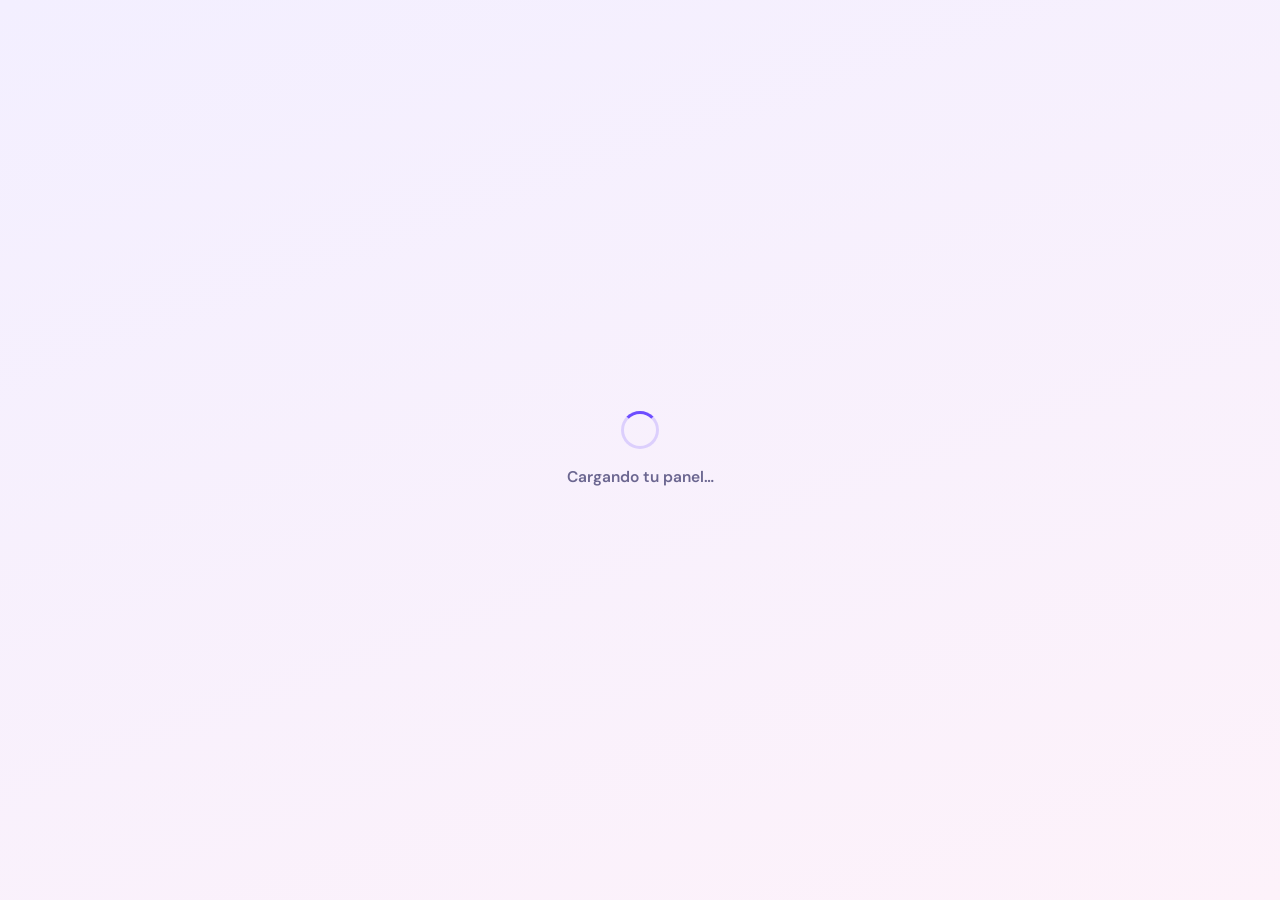
<file: panel-src/Index.html>
<!doctype html>
<html lang="es"><head><base target="_top"><meta charset="utf-8">
<link href="https://fonts.googleapis.com/css2?family=Bricolage+Grotesque:wght@600;800&family=DM+Sans:wght@400;500;600&display=swap" rel="stylesheet">
<style>
:root{--ink:#1d1838;--ink2:#3d3766;--mut:#6b6690;--vio:#6d4dff;--vio2:rgba(109,77,255,.12);--pink:#ff6fb5;--sun:#ffc24d;--ok:#22b569;--bad:#e5484d;--glass:rgba(255,255,255,.58);--glass2:rgba(255,255,255,.38);--gb:rgba(255,255,255,.75);--sh:0 10px 40px -12px rgba(54,32,140,.28);--r:22px;--ease:cubic-bezier(.2,.7,.2,1)}
*{box-sizing:border-box;margin:0;padding:0}
html{background:linear-gradient(160deg,#f3efff 0%,#fdf2fa 45%,#fff6e8 100%) fixed;min-height:100%}
body{font-family:"DM Sans",system-ui,sans-serif;color:var(--ink);font-size:15.5px;line-height:1.5;padding-bottom:92px;min-height:100vh;position:relative;overflow-x:hidden;background:transparent}
.bgfx{position:fixed;inset:0;z-index:-1;overflow:hidden;pointer-events:none}
.bgfx i{position:absolute;border-radius:50%;filter:blur(70px);opacity:.6;animation:float 18s ease-in-out infinite}
.bgfx i:nth-child(1){width:46vmax;height:46vmax;background:#9d86ff;left:-12vmax;top:-14vmax}
.bgfx i:nth-child(2){width:38vmax;height:38vmax;background:#ff9fd0;right:-10vmax;top:20vh;animation-delay:-6s}
.bgfx i:nth-child(3){width:34vmax;height:34vmax;background:#ffd88a;left:20vw;bottom:-16vmax;animation-delay:-12s}
@keyframes float{50%{transform:translate(4vmax,3vmax) scale(1.08)}}
h1,h2,h3{font-family:"Bricolage Grotesque",sans-serif;letter-spacing:-.015em;line-height:1.1}
button,input,select,textarea{font:inherit;color:inherit}
.glass{background:var(--glass);-webkit-backdrop-filter:blur(18px) saturate(170%);backdrop-filter:blur(18px) saturate(170%);border:1px solid var(--gb);box-shadow:var(--sh)}
.top{margin:14px 14px 0;border-radius:28px;padding:20px 20px 18px;color:#fff;background:linear-gradient(135deg,rgba(76,46,214,.88),rgba(146,74,230,.82) 55%,rgba(255,111,181,.78));-webkit-backdrop-filter:blur(18px);backdrop-filter:blur(18px);border:1px solid rgba(255,255,255,.35);box-shadow:0 18px 50px -18px rgba(76,46,214,.6);position:relative;overflow:hidden}
.top:after{content:"";position:absolute;right:-60px;top:-60px;width:200px;height:200px;border-radius:50%;background:radial-gradient(circle,rgba(255,255,255,.35),transparent 70%)}
.top small{color:rgba(255,255,255,.8);font-size:13px;text-transform:capitalize}.top h1{font-size:26px;margin-top:2px}
.kpis{display:grid;grid-template-columns:repeat(3,1fr);gap:10px;margin-top:16px;position:relative;z-index:1}
.kpi{background:rgba(255,255,255,.16);border:1px solid rgba(255,255,255,.28);border-radius:16px;padding:10px 12px;transition:transform .3s var(--ease)}
.kpi:hover{transform:translateY(-2px)}
.kpi b{display:block;font-family:"Bricolage Grotesque";font-size:26px;font-variant-numeric:tabular-nums}.kpi span{font-size:12px;color:rgba(255,255,255,.85)}
.wrap{max-width:1000px;margin:0 auto;padding:18px 14px}
.tabs{position:fixed;left:12px;right:12px;bottom:12px;border-radius:22px;display:grid;grid-template-columns:repeat(4,1fr);z-index:20;padding:6px;gap:4px}
.tabs button{border:0;background:none;padding:8px 0 9px;font-size:12px;font-weight:600;color:var(--mut);cursor:pointer;display:grid;justify-items:center;gap:3px;border-radius:16px;transition:background .25s,color .25s}
.tabs button svg{width:22px;height:22px}
.tabs button.on{color:var(--vio);background:rgba(255,255,255,.75);box-shadow:0 4px 14px -6px rgba(109,77,255,.45)}
@media(min-width:800px){body{padding-bottom:0}.tabs{position:sticky;top:12px;left:auto;right:auto;bottom:auto;width:max-content;margin:14px auto 0;grid-template-columns:repeat(4,150px)}.tabs button{display:flex;justify-content:center;align-items:center;gap:8px;padding:11px 0;font-size:14.5px}.top{max-width:1000px;margin:14px auto 0}}
.view{display:none}.view.on{display:block}
.view.on>*{animation:up .5s var(--ease) both}.view.on>*:nth-child(2){animation-delay:.05s}.view.on>*:nth-child(3){animation-delay:.1s}.view.on>*:nth-child(4){animation-delay:.15s}
@keyframes up{from{opacity:0;transform:translateY(12px)}}
.row{display:flex;gap:10px;align-items:center;flex-wrap:wrap;margin-bottom:14px}
.btn{text-decoration:none;border:0;border-radius:99px;padding:11px 18px;font-weight:600;cursor:pointer;background:linear-gradient(135deg,#6d4dff,#9b5cf6);color:#fff;display:inline-flex;gap:8px;align-items:center;transition:transform .2s var(--ease),box-shadow .2s;box-shadow:0 8px 20px -10px rgba(109,77,255,.8)}
.btn:hover{transform:translateY(-2px)}.btn:active{transform:scale(.97)}
.btn.lt{background:rgba(109,77,255,.12);color:var(--vio);box-shadow:none}
.btn.gh{background:var(--glass);color:var(--ink);box-shadow:inset 0 0 0 1px var(--gb);-webkit-backdrop-filter:blur(12px);backdrop-filter:blur(12px)}
.btn.ok{background:linear-gradient(135deg,#22b569,#3ccf8e);box-shadow:0 8px 20px -10px rgba(34,181,105,.8)}
.btn.bad{background:rgba(229,72,77,.1);color:var(--bad);box-shadow:inset 0 0 0 1px rgba(229,72,77,.25)}
.btn.sm{padding:7px 12px;font-size:13.5px}.btn:disabled{opacity:.5}
.search{flex:1;min-width:200px;border:1px solid var(--gb);border-radius:99px;padding:11px 16px;background:var(--glass);-webkit-backdrop-filter:blur(12px);backdrop-filter:blur(12px)}
.search:focus,.f input:focus,.f select:focus,.f textarea:focus{outline:0;border-color:var(--vio);box-shadow:0 0 0 3px rgba(109,77,255,.15)}
.day{font-size:12.5px;font-weight:700;color:var(--ink2);text-transform:uppercase;letter-spacing:.08em;margin:18px 0 8px;text-transform:uppercase}
.cita{border-radius:20px;padding:14px;display:grid;grid-template-columns:64px 1fr;gap:12px;margin-bottom:10px;transition:transform .3s var(--ease)}
.cita:hover{transform:translateY(-2px)}
.cita .h{font-family:"Bricolage Grotesque";font-size:21px;font-weight:800;background:linear-gradient(135deg,#6d4dff,#ff6fb5);-webkit-background-clip:text;background-clip:text;color:transparent}.cita .h small{display:block;font-family:"DM Sans";font-size:12px;color:var(--mut);font-weight:500;-webkit-text-fill-color:var(--mut)}
.cita b{display:block}.cita p{color:var(--mut);font-size:14px}
.cita .acts{display:flex;gap:6px;margin-top:9px;flex-wrap:wrap}
.st{display:inline-block;font-size:11px;font-weight:700;padding:2px 8px;border-radius:99px;background:rgba(109,77,255,.12);color:var(--vio);margin-left:6px;vertical-align:2px}
.st.hecha{background:rgba(34,181,105,.14);color:#168a4e}.st.cancelada{background:rgba(229,72,77,.12);color:var(--bad)}
.empty{color:var(--mut);padding:22px;text-align:center;border-radius:20px;background:var(--glass2);border:1px dashed rgba(109,77,255,.3)}
.grid{display:grid;grid-template-columns:repeat(auto-fill,minmax(150px,1fr));gap:12px}
.pc{border-radius:20px;overflow:hidden;cursor:pointer;text-align:left;padding:0;transition:transform .3s var(--ease),box-shadow .3s}
.pc:hover{transform:translateY(-4px) rotate(-.4deg);box-shadow:0 22px 44px -20px rgba(54,32,140,.45)}
.ph{aspect-ratio:4/3;background:linear-gradient(135deg,rgba(157,134,255,.45),rgba(255,159,208,.4),rgba(255,216,138,.45));display:grid;place-items:center;color:#fff;font-size:44px;font-family:"Bricolage Grotesque";font-weight:800;overflow:hidden;text-shadow:0 4px 18px rgba(76,46,214,.35)}
.ph img{width:100%;height:100%;object-fit:cover}
.pc .b{padding:12px 14px}.pc h3{font-size:17px}.pc p{color:var(--mut);font-size:13.5px}
.modal{position:fixed;inset:0;background:rgba(29,24,56,.35);-webkit-backdrop-filter:blur(6px);backdrop-filter:blur(6px);display:none;align-items:flex-end;justify-content:center;z-index:40}
.modal.on{display:flex;animation:fade .25s}
@keyframes fade{from{opacity:0}}
.mb{background:rgba(255,255,255,.82);-webkit-backdrop-filter:blur(24px) saturate(170%);backdrop-filter:blur(24px) saturate(170%);border:1px solid var(--gb);width:min(640px,100%);max-height:92vh;overflow:auto;border-radius:26px 26px 0 0;padding:20px;animation:up .35s var(--ease)}
@media(min-width:700px){.modal{align-items:center}.mb{border-radius:26px}}
.mh{display:flex;justify-content:space-between;align-items:center;margin-bottom:14px}.mh h2{font-size:22px}
.x{border:0;background:rgba(255,255,255,.8);width:38px;height:38px;border-radius:50%;font-size:20px;cursor:pointer;box-shadow:inset 0 0 0 1px var(--gb)}
.f{display:grid;gap:12px}
.f label{display:grid;gap:5px;font-weight:600;font-size:14px}
.f input,.f select,.f textarea{border:1px solid rgba(109,77,255,.18);border-radius:14px;padding:11px 12px;background:rgba(255,255,255,.75);font-weight:400;width:100%}
.two{display:grid;grid-template-columns:1fr 1fr;gap:10px}
.up{display:flex;gap:12px;align-items:center}.up .pv{width:76px;height:76px;border-radius:16px;overflow:hidden;background:rgba(109,77,255,.12);display:grid;place-items:center;color:var(--vio);flex:none}
.up .pv img{width:100%;height:100%;object-fit:cover}.up input{display:none}
.kv{display:grid;grid-template-columns:1fr 1fr;gap:8px;margin:12px 0}
.kv div{background:rgba(255,255,255,.7);border:1px solid var(--gb);border-radius:14px;padding:9px 11px}.kv small{display:block;color:var(--mut);font-size:11.5px;text-transform:uppercase;letter-spacing:.06em}
.hist li{list-style:none;padding:8px 0;border-bottom:1px dashed rgba(109,77,255,.2);font-size:14px}
.notes{white-space:pre-wrap;background:rgba(255,255,255,.7);border:1px solid var(--gb);border-radius:14px;padding:10px 12px;font-size:14px}
.card{border-radius:var(--r);padding:16px;margin-bottom:12px}
.card h3{font-size:17px;margin-bottom:10px}
.hrow{display:grid;grid-template-columns:92px 1fr 1fr 70px;gap:8px;align-items:center;margin-bottom:6px;font-size:14px}
.hrow input[type=time]{min-width:0;width:100%;padding:8px;border:1px solid rgba(109,77,255,.18);border-radius:10px;background:rgba(255,255,255,.75)}
.srow{display:grid;grid-template-columns:1fr 90px 36px;gap:8px;margin-bottom:6px}
.hrow .ds{display:none}.hrow .hint{white-space:nowrap;display:flex;gap:4px;align-items:center}@media(max-width:520px){.hrow .dl{display:none}.hrow .ds{display:inline}.hrow{grid-template-columns:44px 1fr 1fr auto;gap:6px;font-size:13px}.hrow input[type=time]{padding:7px 4px}}
.vrow{display:grid;grid-template-columns:1fr 1fr 36px;gap:8px;align-items:end;margin-bottom:8px}.vrow label{display:grid;gap:4px;font-size:12.5px;font-weight:600;color:#5b5680}.vrow input{border:1px solid rgba(109,77,255,.18);border-radius:10px;padding:8px 10px;background:rgba(255,255,255,.75);min-width:0;font:inherit}
.srow input{min-width:0;border:1px solid rgba(109,77,255,.18);border-radius:10px;padding:8px 10px;background:rgba(255,255,255,.75)}
.sw{display:flex;justify-content:space-between;align-items:center;padding:9px 0;border-bottom:1px dashed rgba(109,77,255,.18);gap:12px}
.sw:last-child{border:0}
.tg{appearance:none;width:46px;height:27px;border-radius:99px;background:rgba(29,24,56,.15);position:relative;cursor:pointer;transition:.25s;flex:none}
.tg:after{content:"";position:absolute;left:3px;top:3px;width:21px;height:21px;border-radius:50%;background:#fff;transition:.25s var(--ease);box-shadow:0 2px 6px rgba(0,0,0,.15)}
.tg:checked{background:linear-gradient(135deg,#6d4dff,#ff6fb5)}.tg:checked:after{left:22px}
.hint{font-size:12.5px;color:var(--mut)}
.toast{position:fixed;left:50%;bottom:100px;transform:translateX(-50%) translateY(20px);background:rgba(29,24,56,.88);-webkit-backdrop-filter:blur(10px);backdrop-filter:blur(10px);color:#fff;padding:11px 18px;border-radius:99px;opacity:0;transition:.3s var(--ease);z-index:60;font-size:14px}
.toast.on{opacity:1;transform:translateX(-50%)}
.load{position:fixed;inset:0;background:linear-gradient(160deg,#f3efff,#fdf2fa);display:grid;place-items:center;z-index:70;font-weight:600;color:var(--mut)}
.load span{display:inline-block;width:38px;height:38px;border-radius:50%;border:3px solid rgba(109,77,255,.2);border-top-color:var(--vio);animation:spin .8s linear infinite;margin-bottom:10px}
@keyframes spin{to{transform:rotate(360deg)}}
/* estadísticas */
.sgrid{display:grid;grid-template-columns:repeat(2,1fr);gap:12px;margin-bottom:12px}
@media(min-width:800px){.sgrid{grid-template-columns:repeat(4,1fr)}}
.stat{border-radius:20px;padding:16px}
.stat small{display:block;color:var(--mut);font-size:12.5px;font-weight:600}
.stat b{display:block;font-family:"Bricolage Grotesque";font-size:34px;line-height:1.1;margin:4px 0 2px;font-variant-numeric:tabular-nums}
.stat .d{font-size:12.5px;font-weight:700;color:var(--mut)}.stat .d.up{color:#168a4e}.stat .d.dn{color:var(--bad)}
.chart{border-radius:var(--r);padding:16px 16px 12px;margin-bottom:12px;position:relative}
.chart h3{font-size:16px}.chart .hint{margin-bottom:12px}
.bars{display:flex;align-items:flex-end;gap:8px;height:170px;padding-top:6px;border-bottom:1px solid rgba(29,24,56,.15)}
.bar{flex:1;display:flex;flex-direction:column;justify-content:flex-end;align-items:center;height:100%;position:relative;cursor:default}
.bar i{display:block;width:100%;max-width:38px;border-radius:4px 4px 0 0;background:linear-gradient(180deg,#8b6dff,#6d4dff);transform-origin:bottom;animation:grow .7s var(--ease) both;min-height:2px}
.bar.cur i{background:linear-gradient(180deg,#ff8cc4,#ff6fb5)}
.bar:hover i{filter:brightness(1.1)}
@keyframes grow{from{transform:scaleY(0)}}
.bar em{font-style:normal;font-size:11.5px;color:var(--ink2);font-weight:700;margin-bottom:4px;font-variant-numeric:tabular-nums}
.xl{display:flex;gap:8px;margin-top:6px}.xl span{flex:1;text-align:center;font-size:11px;color:var(--mut)}
.hb{display:grid;gap:9px}
.hbr{display:grid;grid-template-columns:minmax(110px,40%) 1fr 34px;gap:10px;align-items:center;font-size:13.5px}
.hbr .t{overflow:hidden;text-overflow:ellipsis;white-space:nowrap}
.hbr .tr{height:12px;border-radius:99px;background:rgba(109,77,255,.08);overflow:hidden}
.hbr .tr i{display:block;height:100%;border-radius:0 4px 4px 0;background:linear-gradient(90deg,#6d4dff,#9b5cf6);transform-origin:left;animation:grow2 .8s var(--ease) both}
@keyframes grow2{from{transform:scaleX(0)}}
.hbr b{text-align:right;font-variant-numeric:tabular-nums}
.tip{position:fixed;pointer-events:none;background:rgba(29,24,56,.9);color:#fff;font-size:12.5px;padding:6px 10px;border-radius:10px;z-index:90;opacity:0;transition:opacity .15s;white-space:nowrap}
.tip.on{opacity:1}
.two-c{display:grid;gap:12px}@media(min-width:800px){.two-c{grid-template-columns:1fr 1fr}}
@media(prefers-reduced-motion:reduce){*{animation:none!important;transition:none!important}}
</style></head><body>
<div class="bgfx"><i></i><i></i><i></i></div><div class="load" id="load"><div style="text-align:center"><span></span><br>Cargando tu panel…</div></div><div class="tip" id="tip"></div>
<header class="top"><small id="fecha"></small><h1 id="neg">Panel</h1>
 <div class="kpis"><div class="kpi"><b id="k1">0</b><span>citas hoy</span></div><div class="kpi"><b id="k2">0</b><span>esta semana</span></div><div class="kpi"><b id="k3">0</b><span>clientes</span></div></div></header>
<nav class="tabs glass">
 <button data-v="citas" class="on"><svg viewBox="0 0 24 24" fill="none" stroke="currentColor" stroke-width="2"><path d="M4 6h16v14H4zM4 10h16M8 3v4M16 3v4"/></svg>Citas</button>
 <button data-v="clientes"><svg viewBox="0 0 24 24" fill="none" stroke="currentColor" stroke-width="2"><circle cx="9" cy="8" r="4"/><path d="M2 21c0-4 3-6 7-6s7 2 7 6M17 11a3 3 0 1 0 0-6M22 21c0-3-2-5-5-5.5"/></svg>Clientes</button>
 <button data-v="stats"><svg viewBox="0 0 24 24" fill="none" stroke="currentColor" stroke-width="2"><path d="M4 20V10M10 20V4M16 20v-7M22 20H2"/></svg>Estadísticas</button>
 <button data-v="ajustes"><svg viewBox="0 0 24 24" fill="none" stroke="currentColor" stroke-width="2"><circle cx="12" cy="12" r="3"/><path d="M19.4 15a1.7 1.7 0 0 0 .3 1.8l.1.1a2 2 0 1 1-2.8 2.8l-.1-.1a1.7 1.7 0 0 0-2.8 1.2V21a2 2 0 1 1-4 0v-.1A1.7 1.7 0 0 0 7 19.4a1.7 1.7 0 0 0-1.8.3l-.1.1a2 2 0 1 1-2.8-2.8l.1-.1A1.7 1.7 0 0 0 1.2 14H1a2 2 0 1 1 0-4h.1A1.7 1.7 0 0 0 2.6 7a1.7 1.7 0 0 0-.3-1.8l-.1-.1a2 2 0 1 1 2.8-2.8l.1.1A1.7 1.7 0 0 0 7 2.6 1.7 1.7 0 0 0 8 1.1V1a2 2 0 1 1 4 0v.1a1.7 1.7 0 0 0 2.8 1.2l.1-.1a2 2 0 1 1 2.8 2.8l-.1.1A1.7 1.7 0 0 0 19.4 7"/></svg>Ajustes</button>
</nav>
<main class="wrap">
 <section class="view on" id="v-citas">
  <div class="row"><button class="btn" id="nuevaCita">+ Nueva cita</button><button class="btn gh" id="recargar">Actualizar</button><button class="btn bad" id="borrarCanc" style="display:none"></button></div>
  <div id="listaCitas"></div>
 </section>
 <section class="view" id="v-clientes">
  <div class="row"><input class="search" id="q" placeholder="Buscar mascota, propietario, raza o teléfono"><button class="btn" id="nuevoCli">+ Nuevo cliente</button></div>
  <div class="grid" id="gridCli"></div>
 </section>
 <section class="view" id="v-stats"></section>
 <section class="view" id="v-ajustes"><div id="aj"></div></section>
</main>
<div class="modal" id="modal"><div class="mb" id="mb"></div></div>
<div class="toast" id="toast"></div>

<script>
var D=null,FOTOS={},DN=['domingo','lunes','martes','miércoles','jueves','viernes','sábado'],DNS=['Lunes','Martes','Miércoles','Jueves','Viernes','Sábado','Domingo'];
function $(s,r){return (r||document).querySelector(s)}function $$(s,r){return [].slice.call((r||document).querySelectorAll(s))}
function esc(s){return String(s==null?'':s).replace(/[&<>"]/g,function(c){return{'&':'&amp;','<':'&lt;','>':'&gt;','"':'&quot;'}[c]})}
function toast(t){var e=$('#toast');e.textContent=t;e.classList.add('on');setTimeout(function(){e.classList.remove('on')},2400)}
function run(fn,args,ok){var r=google.script.run.withSuccessHandler(ok).withFailureHandler(function(e){toast('Error: '+(e.message||e))});r[fn].apply(r,args||[])}
function d2(s){var p=s.split('-');return new Date(+p[0],p[1]-1,+p[2])}
function fdia(s){var d=d2(s);return DN[d.getDay()]+' '+d.getDate()+'/'+(d.getMonth()+1)}
function ini(n){return String(n||'?').trim().charAt(0).toUpperCase()}
function waLink(tel,txt){tel=String(tel||'').replace(/\D/g,'');if(tel.length===9)tel='34'+tel;return 'https://wa.me/'+tel+(txt?'?text='+encodeURIComponent(txt):'')}

function load(){run('panelDatos',[],function(d){D=d;$('#load').style.display='none';render()})}
function render(){
 $('#neg').textContent=D.cfg.negocio;var hoy=d2(D.hoy);$('#fecha').textContent=DN[hoy.getDay()]+', '+hoy.getDate()+'/'+(hoy.getMonth()+1)+'/'+hoy.getFullYear();
 var act=D.citas.filter(function(c){return c.estado!=='cancelada'});
 var fin=new Date(hoy);fin.setDate(fin.getDate()+7);
 count($('#k1'),act.filter(function(c){return c.fecha===D.hoy}).length);
 count($('#k2'),act.filter(function(c){var d=d2(c.fecha);return d>=hoy&&d<fin}).length);
 count($('#k3'),D.clientes.length);
 renderCitas();renderClientes();renderStats();renderAjustes()}
function count(el,n){var s=+el.textContent||0,t0=performance.now();(function f(t){var k=Math.min(1,(t-t0)/600);el.textContent=Math.round(s+(n-s)*(1-Math.pow(1-k,3)));if(k<1)requestAnimationFrame(f)})(t0)}

// ---------- citas ----------
function renderCitas(){
 var canc=D.citas.filter(function(c){return c.estado==='cancelada'}).length,bc=$('#borrarCanc');
 bc.style.display=canc?'':'none';bc.textContent='Eliminar canceladas ('+canc+')';
 var prox=D.citas.filter(function(c){return c.fecha>=D.hoy&&c.estado!=='cancelada'}).sort(function(a,b){return (a.fecha+a.hora)<(b.fecha+b.hora)?-1:1});
 if(!prox.length){$('#listaCitas').innerHTML='<p class="empty">No hay citas próximas. Las reservas de la web aparecerán aquí solas.</p>';return}
 var h='',last='';
 prox.forEach(function(c){if(c.fecha!==last){last=c.fecha;h+='<p class="day">'+(c.fecha===D.hoy?'Hoy · ':'')+fdia(c.fecha)+'</p>'}
  h+='<div class="cita glass"><div class="h">'+esc(c.hora)+'<small>'+esc(c.duracion)+' min</small></div><div><b>'+esc(c.mascota)+'<span class="st '+esc(c.estado)+'">'+esc(c.estado)+'</span></b><p>'+esc(c.servicio)+' · '+esc(c.propietario)+' · '+esc(c.telefono)+(c.origen==='web'?' · reservada en la web':'')+'</p>'+
  (c.estado==='reservada'?'<div class="acts"><button class="btn ok sm" data-hecha="'+c.id+'">Hecha</button><a class="btn lt sm" target="_blank" href="'+waLink(c.telefono)+'">WhatsApp</a><button class="btn gh sm" data-ficha="'+c.clienteId+'">Ficha</button><button class="btn bad sm" data-cancel="'+c.id+'">Cancelar y borrar</button></div>':'')+'</div></div>'});
 $('#listaCitas').innerHTML=h;
 $$('[data-hecha]').forEach(function(b){b.onclick=function(){var nota=prompt('¿Alguna nota de esta visita para la ficha? (opcional)')||'';b.disabled=true;run('panelEstadoCita',[b.dataset.hecha,'hecha',nota],function(){toast('Visita guardada en la ficha');load()})}});
 $$('[data-cancel]').forEach(function(b){b.onclick=function(){if(!confirm('¿Cancelar y borrar esta cita? Se quitará también del calendario.'))return;b.disabled=true;var el=b.closest('.cita');el.style.transition='.3s';el.style.opacity='0';el.style.transform='translateX(30px)';run('panelCancelarYBorrar',[b.dataset.cancel],function(){toast('Cita cancelada y borrada');load()})}});
 $$('[data-ficha]').forEach(function(b){b.onclick=function(){ficha(b.dataset.ficha)}})}
$('#nuevaCita').onclick=function(){
 if(!D.clientes.length){toast('Primero crea un cliente');return}
 var opts=D.clientes.slice().sort(function(a,b){return a.mascota>b.mascota?1:-1}).map(function(c){return '<option value="'+c.id+'">'+esc(c.mascota)+' · '+esc(c.propietario)+'</option>'}).join('');
 var sv=D.cfg.servicios.map(function(s){return '<option>'+esc(s.n)+'</option>'}).join('');
 modal('<div class="mh"><h2>Nueva cita</h2><button class="x" data-close>×</button></div><form class="f" id="fc"><label>Cliente<select name="clienteId">'+opts+'</select></label><label>Servicio<select name="servicio">'+sv+'</select></label><div class="two"><label>Día<input type="date" name="fecha" value="'+D.hoy+'" required></label><label>Hora<input type="time" name="hora" value="10:00" step="900" required></label></div><label>Nota (opcional)<input name="nota"></label><button class="btn">Guardar y añadir al calendario</button></form>');
 $('#fc').onsubmit=function(e){e.preventDefault();var f=e.target;f.querySelector('button').disabled=true;run('panelNuevaCita',[{clienteId:f.clienteId.value,servicio:f.servicio.value,fecha:f.fecha.value,hora:f.hora.value,nota:f.nota.value}],function(){closeM();toast('Cita creada');load()})}};
$('#recargar').onclick=function(){load();toast('Actualizado')};
$('#borrarCanc').onclick=function(){if(!confirm('¿Eliminar definitivamente todas las citas canceladas? No se puede deshacer.'))return;this.disabled=true;var b=this;run('panelBorrarCanceladas',[],function(n){b.disabled=false;toast(n+' citas canceladas eliminadas');load()})};

// ---------- clientes ----------
function foto(c,el){if(!c.fotoId)return;if(FOTOS[c.fotoId]){el.innerHTML='<img alt="" src="'+FOTOS[c.fotoId]+'">';return}
 run('panelFoto',[c.fotoId],function(u){if(u){FOTOS[c.fotoId]=u;el.innerHTML='<img alt="" src="'+u+'">'}})}
function renderClientes(){
 var q=($('#q').value||'').toLowerCase();
 var l=D.clientes.filter(function(c){return !q||[c.mascota,c.propietario,c.raza,c.telefono].join(' ').toLowerCase().indexOf(q)>-1}).sort(function(a,b){return String(a.mascota).localeCompare(b.mascota)});
 if(!l.length){$('#gridCli').innerHTML='<p class="empty" style="grid-column:1/-1">'+(q?'No hay resultados.':'Aún no hay clientes. Se crean solos cuando reservan en la web, o añádelos tú.')+'</p>';return}
 $('#gridCli').innerHTML=l.map(function(c){return '<button class="pc glass" data-id="'+c.id+'"><div class="ph">'+ini(c.mascota)+'</div><div class="b"><h3>'+esc(c.mascota)+'</h3><p>'+esc(c.raza||c.tipo)+' · '+esc(c.propietario)+'</p><p>'+(c.ultimaVisita?'Última visita: '+fdia(c.ultimaVisita):'Sin visitas aún')+'</p></div></button>'}).join('');
 $$('.pc').forEach(function(b){var c=D.clientes.filter(function(x){return x.id==b.dataset.id})[0];foto(c,$('.ph',b));b.onclick=function(){ficha(c.id)}})}
$('#q').oninput=renderClientes;
function ficha(id){var c=D.clientes.filter(function(x){return x.id==id})[0];if(!c)return;
 var cs=D.citas.filter(function(x){return x.clienteId==id&&x.estado!=='cancelada'}).sort(function(a,b){return a.fecha<b.fecha?1:-1});
 modal('<div class="mh"><h2>'+esc(c.mascota)+'</h2><button class="x" data-close>×</button></div><div class="ph" id="fph" style="border-radius:16px;aspect-ratio:16/9">'+ini(c.mascota)+'</div>'+
 '<div class="kv"><div><small>Tipo / raza</small>'+esc(c.tipo)+' · '+esc(c.raza||'-')+'</div><div><small>Pelo</small>'+esc(c.pelo||'-')+'</div><div><small>Propietario</small>'+esc(c.propietario)+'</div><div><small>Teléfono</small>'+esc(c.telefono)+'</div><div><small>Email</small>'+esc(c.email||'-')+'</div><div><small>Visitas</small>'+(c.visitas||0)+'</div></div>'+
 '<p class="day" style="margin-top:6px">Notas</p><div class="notes">'+esc(c.notas||'Sin notas.')+'</div>'+
 '<p class="day">Historial de citas</p><ul class="hist">'+(cs.length?cs.map(function(x){return '<li><b>'+fdia(x.fecha)+' '+esc(x.hora)+'</b> · '+esc(x.servicio)+' <span class="st '+esc(x.estado)+'">'+esc(x.estado)+'</span></li>'}).join(''):'<li>Sin citas todavía.</li>')+'</ul>'+
 '<div class="row" style="margin-top:14px"><a class="btn lt" target="_blank" href="'+waLink(c.telefono)+'">WhatsApp</a><button class="btn" id="edit">Editar</button><button class="btn bad" id="del">Borrar</button></div>');
 foto(c,$('#fph'));$('#edit').onclick=function(){editar(c)};
 $('#del').onclick=function(){if(!confirm('¿Borrar la ficha de '+c.mascota+'? Esta acción no se puede deshacer.'))return;run('panelBorrarCliente',[c.id],function(){closeM();toast('Ficha borrada');load()})}}
function editar(c){c=c||{};var tipos=(D.cfg.tipos||['perro','gato']).map(function(t){return '<option'+(c.tipo===t?' selected':'')+'>'+t+'</option>'}).join('');
 var pel=['sin nudos','con algunos nudos','con muchos nudos'].map(function(t){return '<option'+(c.pelo===t?' selected':'')+'>'+t+'</option>'}).join('');
 modal('<div class="mh"><h2>'+(c.id?'Editar ficha':'Nuevo cliente')+'</h2><button class="x" data-close>×</button></div><form class="f" id="fe">'+
 '<div class="up"><div class="pv" id="pv">📷</div><label class="btn gh">Subir foto<input type="file" accept="image/*" id="ff"></label></div>'+
 '<div class="two"><label>Mascota<input name="mascota" required value="'+esc(c.mascota)+'"></label><label>Tipo<select name="tipo">'+tipos+'</select></label></div>'+
 '<div class="two"><label>Raza<input name="raza" value="'+esc(c.raza)+'"></label><label>Pelo<select name="pelo">'+pel+'</select></label></div>'+
 '<div class="two"><label>Propietario<input name="propietario" required value="'+esc(c.propietario)+'"></label><label>Teléfono<input name="telefono" type="tel" value="'+esc(c.telefono)+'"></label></div>'+
 '<label>Email (para recordatorios)<input name="email" type="email" value="'+esc(c.email)+'"></label>'+
 '<label>Notas<textarea name="notas" rows="4">'+esc(c.notas)+'</textarea></label><button class="btn">Guardar ficha</button></form>');
 if(c.fotoId)foto(c,$('#pv'));var b64=null;
 $('#ff').onchange=function(){var fl=this.files[0];if(!fl)return;var img=new Image(),r=new FileReader();r.onload=function(){img.onload=function(){var s=Math.min(1,1000/Math.max(img.width,img.height)),cv=document.createElement('canvas');cv.width=img.width*s;cv.height=img.height*s;cv.getContext('2d').drawImage(img,0,0,cv.width,cv.height);b64=cv.toDataURL('image/jpeg',.82);$('#pv').innerHTML='<img alt="" src="'+b64+'">'};img.src=r.result};r.readAsDataURL(fl)};
 $('#fe').onsubmit=function(e){e.preventDefault();var f=e.target,o={id:c.id};['mascota','tipo','raza','pelo','propietario','telefono','email','notas'].forEach(function(k){o[k]=f[k].value.trim()});if(b64)o.fotoBase64=b64;
  f.querySelector('button.btn:last-child').disabled=true;run('panelGuardarCliente',[o],function(){closeM();toast('Ficha guardada');load()})}}
$('#nuevoCli').onclick=function(){editar(null)};


// ---------- estadísticas ----------
var MES=['enero','febrero','marzo','abril','mayo','junio','julio','agosto','septiembre','octubre','noviembre','diciembre'];
function ym(s){return s.slice(0,7)}
function renderStats(){
 var hoy=d2(D.hoy),cm=D.hoy.slice(0,7),pd=new Date(hoy.getFullYear(),hoy.getMonth()-1,1),pm=pd.getFullYear()+'-'+('0'+(pd.getMonth()+1)).slice(-2);
 var cs=D.citas.filter(function(c){return c.estado!=='cancelada'});
 var mes=cs.filter(function(c){return ym(c.fecha)===cm}),prev=cs.filter(function(c){return ym(c.fecha)===pm});
 var hechas=mes.filter(function(c){return c.estado==='hecha'}).length;
 var web=mes.filter(function(c){return c.origen==='web'}).length;
 var nuevos=D.clientes.filter(function(c){return String(c.creado).slice(0,7)===cm}).length;
 var delta=prev.length?Math.round((mes.length-prev.length)/prev.length*100):null;
 var dtxt=delta===null?'sin datos del mes pasado':(delta>=0?'▲ ':'▼ ')+Math.abs(delta)+'% vs '+MES[pd.getMonth()];
 var h='<div class="sgrid">'+
  st('Citas en '+MES[hoy.getMonth()],mes.length,'<span class="d '+(delta>0?'up':delta<0?'dn':'')+'">'+dtxt+'</span>')+
  st('Visitas hechas este mes',hechas,'<span class="d">de '+mes.length+' citas</span>')+
  st('Clientes nuevos',nuevos,'<span class="d">este mes · '+D.clientes.length+' en total</span>')+
  st('Reservas desde la web',mes.length?Math.round(web/mes.length*100)+'%':'—','<span class="d">'+web+' de '+mes.length+' este mes</span>')+'</div>';
 // por semana (8 semanas)
 var lun=new Date(hoy);lun.setDate(hoy.getDate()-((hoy.getDay()+6)%7));var wk=[];
 for(var i=7;i>=0;i--){var a=new Date(lun);a.setDate(lun.getDate()-7*i);var z=new Date(a);z.setDate(a.getDate()+7);
  wk.push({l:a.getDate()+'/'+(a.getMonth()+1),n:cs.filter(function(c){var d=d2(c.fecha);return d>=a&&d<z}).length,cur:i===0})}
 var mx=Math.max.apply(null,wk.map(function(w){return w.n}).concat([1]));
 h+='<div class="two-c"><div class="chart glass"><h3>Citas por semana</h3><p class="hint">Últimas 8 semanas · la actual en rosa</p><div class="bars">'+
  wk.map(function(w,i){return '<div class="bar'+(w.cur?' cur':'')+'" data-tip="Semana del '+w.l+': '+w.n+' cita'+(w.n===1?'':'s')+'"><em>'+(w.n||'')+'</em><i style="height:'+(w.n/mx*100)+'%;animation-delay:'+(i*.05)+'s"></i></div>'}).join('')+
  '</div><div class="xl">'+wk.map(function(w){return '<span>'+w.l+'</span>'}).join('')+'</div></div>';
 // por día de la semana
 var dd=[0,0,0,0,0,0,0];cs.forEach(function(c){dd[(d2(c.fecha).getDay()+6)%7]++});var mx2=Math.max.apply(null,dd.concat([1]));
 h+='<div class="chart glass"><h3>Días con más citas</h3><p class="hint">Todas las citas registradas</p><div class="bars">'+
  dd.map(function(n,i){return '<div class="bar" data-tip="'+DNS[i]+': '+n+' cita'+(n===1?'':'s')+'"><em>'+(n||'')+'</em><i style="height:'+(n/mx2*100)+'%;animation-delay:'+(i*.05)+'s"></i></div>'}).join('')+
  '</div><div class="xl">'+DNS.map(function(d){return '<span>'+d.slice(0,3)+'</span>'}).join('')+'</div></div></div>';
 // servicios
 var sv={};cs.forEach(function(c){sv[c.servicio]=(sv[c.servicio]||0)+1});var ls=Object.keys(sv).map(function(k){return [k,sv[k]]}).sort(function(a,b){return b[1]-a[1]}).slice(0,6);var mx3=ls.length?ls[0][1]:1;
 h+='<div class="chart glass"><h3>Servicios más pedidos</h3><p class="hint">Todas las citas registradas</p>'+(ls.length?'<div class="hb">'+ls.map(function(r,i){return '<div class="hbr" data-tip="'+esc(r[0])+': '+r[1]+'"><span class="t">'+esc(r[0])+'</span><span class="tr"><i style="width:'+(r[1]/mx3*100)+'%;animation-delay:'+(i*.06)+'s"></i></span><b>'+r[1]+'</b></div>'}).join('')+'</div>':'<p class="empty">Aún no hay citas.</p>')+'</div>';
 // clientes más fieles
 var fi=D.clientes.filter(function(c){return +c.visitas>0}).sort(function(a,b){return b.visitas-a.visitas}).slice(0,5);
 h+='<div class="chart glass"><h3>Clientes más fieles</h3><p class="hint">Por visitas hechas</p>'+(fi.length?'<div class="hb">'+fi.map(function(c,i){return '<div class="hbr"><span class="t">'+esc(c.mascota)+' · '+esc(c.propietario)+'</span><span class="tr"><i style="width:'+(c.visitas/fi[0].visitas*100)+'%;animation-delay:'+(i*.06)+'s"></i></span><b>'+c.visitas+'</b></div>'}).join('')+'</div>':'<p class="empty">Cuando marques visitas como "Hechas" aparecerán aquí.</p>')+'</div>';
 $('#v-stats').innerHTML=h;
 $$('#v-stats [data-tip]').forEach(function(el){el.onmousemove=function(e){var t=$('#tip');t.textContent=el.dataset.tip;t.style.left=(e.clientX+12)+'px';t.style.top=(e.clientY-34)+'px';t.classList.add('on')};el.onmouseleave=function(){$('#tip').classList.remove('on')};el.onclick=function(e){el.onmousemove(e);setTimeout(function(){$('#tip').classList.remove('on')},1600)}})}
function st(l,v,d){return '<div class="stat glass"><small>'+l+'</small><b>'+v+'</b>'+d+'</div>'}

// ---------- ajustes ----------
function renderAjustes(){var c=D.cfg;
 var hr=DNS.map(function(n,i){var h=c.horario[i];return '<div class="hrow"><span><span class="dl">'+n+'</span><span class="ds">'+n.slice(0,3)+'</span></span><input type="time" data-h="'+i+'" data-k="0" value="'+(h?h[0]:'09:00')+'"'+(h?'':' disabled')+'><input type="time" data-h="'+i+'" data-k="1" value="'+(h?h[1]:'14:00')+'"'+(h?'':' disabled')+'><label class="hint"><input type="checkbox" data-cl="'+i+'"'+(h?'':' checked')+'> cerrado</label></div>'}).join('');
 var sv=c.servicios.map(function(s,i){return '<div class="srow"><input value="'+esc(s.n)+'" data-sn="'+i+'"><input type="number" min="15" step="15" value="'+s.m+'" data-sm="'+i+'"><button class="btn gh sm" data-sd="'+i+'">×</button></div>'}).join('');
 var vac=(c.vacaciones||[]).map(function(v,i){return '<div class="vrow"><label>Desde<input type="date" value="'+v.desde+'" data-vd="'+i+'"></label><label>Hasta<input type="date" value="'+(v.hasta||v.desde)+'" data-vh="'+i+'"></label><button class="btn gh sm" data-vx="'+i+'" aria-label="Quitar">×</button></div>'}).join('');
 function tg(k,t,d){return '<div class="sw"><div><b>'+t+'</b><div class="hint">'+d+'</div></div><input class="tg" type="checkbox" data-tg="'+k+'"'+(c[k]?' checked':'')+'></div>'}
 $('#aj').innerHTML='<div class="card glass"><h3>Horario de reservas</h3>'+hr+'<p class="hint">Las reservas de la web solo ofrecen horas dentro de este horario y libres en tu Google Calendar.</p></div>'+
 '<div class="card glass"><h3>Vacaciones y días cerrados</h3>'+(vac||'<p class="hint">Ninguno.</p>')+'<button class="btn lt sm" id="addV">+ Añadir fechas</button><p class="hint" style="margin-top:8px">Esos días la web no ofrece horas. Para un solo día, pon la misma fecha en las dos. Pulsa <b>Guardar ajustes</b> abajo.</p></div>'+
 '<div class="card glass"><h3>Servicios y duración (min)</h3>'+sv+'<button class="btn lt sm" id="addS">+ Añadir servicio</button></div>'+
 '<div class="card glass"><h3>Automatizaciones</h3>'+tg('recordatorio','Recordatorio de cita','El día antes, por email y con botón de WhatsApp en tu resumen.')+tg('pedirResena','Pedir reseña en Google','El día después de la cita.')+tg('resumenDiario','Resumen diario a las 9:00','Tus citas del día y los mensajes listos para enviar.')+'</div>'+
 '<div class="card glass f"><h3>Textos de los mensajes</h3><p class="hint">Puedes usar {propietario}, {mascota}, {fecha}, {hora}, {servicio}, {negocio}, {direccion}, {telefono}, {web}, {resenas}.</p><label>Recordatorio<textarea rows="3" id="t1">'+esc(c.txtRecordatorio)+'</textarea></label><label>Pedir reseña<textarea rows="3" id="t3">'+esc(c.txtResena)+'</textarea></label></div>'+
 '<div class="row"><button class="btn" id="saveA">Guardar ajustes</button><button class="btn gh" id="probar">Probar automatizaciones ahora</button><a class="btn gh" target="_blank" href="'+D.sheetUrl+'">Ver hoja de datos</a></div>';
 $$('[data-cl]').forEach(function(x){x.onchange=function(){$$('[data-h="'+x.dataset.cl+'"]').forEach(function(t){t.disabled=x.checked})}});
 $('#addS').onclick=function(){collect();c.servicios.push({n:'Nuevo servicio',m:60});renderAjustes()};
 $('#addV').onclick=function(){collect();c.vacaciones=c.vacaciones||[];c.vacaciones.push({desde:D.hoy,hasta:D.hoy});renderAjustes();var l=$$('[data-vd]');if(l.length)l[l.length-1].focus()};
 $$('[data-sd]').forEach(function(b){b.onclick=function(){collect();c.servicios.splice(+b.dataset.sd,1);renderAjustes()}});
 $$('[data-vd]').forEach(function(x){x.onchange=function(){var h=$('[data-vh="'+x.dataset.vd+'"]');if(!h.value||h.value<x.value)h.value=x.value;h.min=x.value}});
 $$('[data-vx]').forEach(function(b){b.onclick=function(){collect();c.vacaciones.splice(+b.dataset.vx,1);renderAjustes()}});
 $('#saveA').onclick=function(){collect();this.disabled=true;run('panelGuardarAjustes',[c],function(n){D.cfg=n;toast('Ajustes guardados');renderAjustes()})};
 $('#probar').onclick=function(){if(!confirm('Se enviarán ahora los recordatorios y peticiones de reseña pendientes, y te llegará el resumen por email. ¿Continuar?'))return;run('panelProbarTarea',[],function(l){toast('Hecho: '+l.recordatorios+' recordatorios, '+l.resenas+' reseñas');load()})}}
function collect(){var c=D.cfg;
 c.horario=DNS.map(function(_,i){var cl=$('[data-cl="'+i+'"]');if(cl&&cl.checked)return null;var a=$('[data-h="'+i+'"][data-k="0"]'),b=$('[data-h="'+i+'"][data-k="1"]');return [a.value,b.value]});
 c.servicios=$$('[data-sn]').map(function(x){var i=x.dataset.sn;return {n:x.value.trim(),m:+$('[data-sm="'+i+'"]').value||60}}).filter(function(s){return s.n});
 c.vacaciones=$$('[data-vd]').map(function(x){var i=x.dataset.vd;var h=$('[data-vh="'+i+'"]').value;return {desde:x.value,hasta:(h&&h>=x.value)?h:x.value}}).filter(function(v){return v.desde});
 $$('[data-tg]').forEach(function(t){c[t.dataset.tg]=t.checked});
 c.txtRecordatorio=$('#t1').value;c.txtResena=$('#t3').value}

// ---------- modal / tabs ----------
function modal(h){$('#mb').innerHTML=h;$('#modal').classList.add('on');$$('[data-close]').forEach(function(b){b.onclick=closeM})}
function closeM(){$('#modal').classList.remove('on')}
$('#modal').onclick=function(e){if(e.target.id==='modal')closeM()};
$$('.tabs button').forEach(function(b){b.onclick=function(){$$('.tabs button').forEach(function(x){x.classList.toggle('on',x===b)});$$('.view').forEach(function(v){v.classList.toggle('on',v.id==='v-'+b.dataset.v)});if(b.dataset.v==='stats'&&D)renderStats();window.scrollTo(0,0)}});
load();
</script></body></html>
</file>
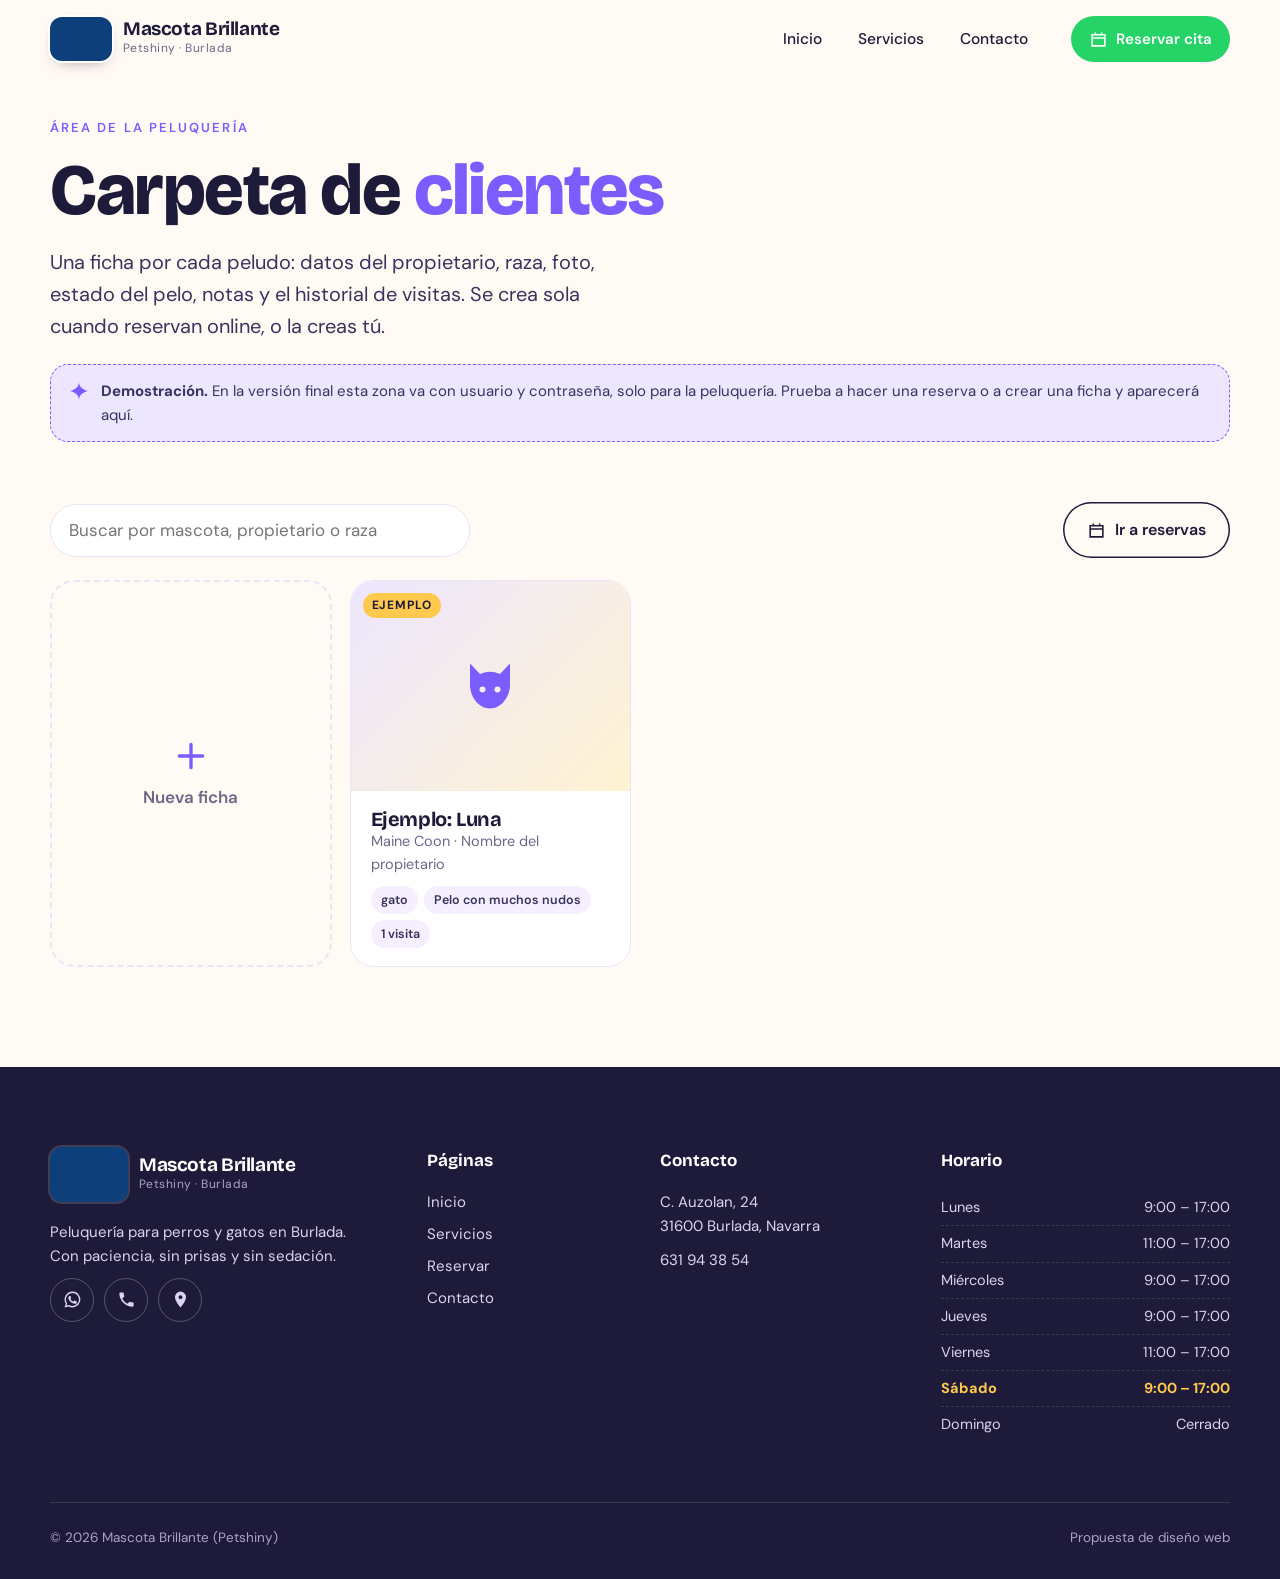
<file: clientes.html>
<!doctype html><html lang="es"><head><meta charset="utf-8"><meta name="viewport" content="width=device-width,initial-scale=1">
<title>Área de la peluquería · Mascota Brillante (demo)</title><meta name="description" content="Demostración del área privada con las fichas de clientes.">
<meta property="og:type" content="website"><meta property="og:locale" content="es_ES"><meta property="og:site_name" content="Mascota Brillante"><meta property="og:title" content="Área de la peluquería · Mascota Brillante (demo)"><meta property="og:description" content="Demostración del área privada con las fichas de clientes."><meta property="og:image" content="https://lh3.googleusercontent.com/gps-cs-s/ANWiy9SvFkrAGjdiUfdFHXs02rCbj0YhU0xrt611wxC3klWQuudnduUvCpmRJ77SYWqDT6XhC-UUaTSZYXKe7BWP1Ry__5ByhL50SR5XzU9WuEh4ixdQl_upLiA65rLxV3Dg8q1hPQp58akNQqlP=w1000-h1110-k-no"><meta name="twitter:card" content="summary_large_image"><meta name="theme-color" content="#7a5cff">
<script type="application/ld+json">{"@context": "https://schema.org", "@type": "LocalBusiness", "additionalType": "https://en.wikipedia.org/wiki/Pet_grooming", "name": "Mascota Brillante (Petshiny)", "description": "Peluquería para perros y gatos en Burlada. Gatos sin sedación.", "url": "https://miiguelcamus.github.io/petshiny-web/", "telephone": "+34 631 94 38 54", "image": "https://lh3.googleusercontent.com/gps-cs-s/ANWiy9SvFkrAGjdiUfdFHXs02rCbj0YhU0xrt611wxC3klWQuudnduUvCpmRJ77SYWqDT6XhC-UUaTSZYXKe7BWP1Ry__5ByhL50SR5XzU9WuEh4ixdQl_upLiA65rLxV3Dg8q1hPQp58akNQqlP=w1000-h1110-k-no", "address": {"@type": "PostalAddress", "streetAddress": "C. Auzolan, 24", "postalCode": "31600", "addressLocality": "Burlada", "addressRegion": "Navarra", "addressCountry": "ES"}, "geo": {"@type": "GeoCoordinates", "latitude": 42.8233371, "longitude": -1.612523}, "hasMap": "https://www.google.com/maps/search/?api=1&query=MASCOTA+BRILLANTE+PETSHINY+Burlada&query_place_id=ChIJZwD1Pn5iiSQRhCmAZ23Wtzg", "openingHoursSpecification": [{"@type": "OpeningHoursSpecification", "dayOfWeek": ["Monday", "Wednesday", "Thursday", "Saturday"], "opens": "09:00", "closes": "17:00"}, {"@type": "OpeningHoursSpecification", "dayOfWeek": ["Tuesday", "Friday"], "opens": "11:00", "closes": "17:00"}], "aggregateRating": {"@type": "AggregateRating", "ratingValue": "4.8", "reviewCount": "6"}}</script>
<link rel="preconnect" href="https://fonts.googleapis.com"><link rel="preconnect" href="https://fonts.gstatic.com" crossorigin>
<link href="https://fonts.googleapis.com/css2?family=Bricolage+Grotesque:opsz,wght@12..96,500;12..96,700;12..96,800&family=DM+Sans:opsz,wght@9..40,400;9..40,500;9..40,600&display=swap" rel="stylesheet">
<link rel="stylesheet" href="styles.css?v=1794485294"><link rel="icon" href="data:image/svg+xml,%3Csvg xmlns='http://www.w3.org/2000/svg' viewBox='0 0 24 24'%3E%3Cpath fill='%237a5cff' d='M12 1.5c.5 4.7 2.3 8 10.5 10.5-8.2 2.5-10 5.8-10.5 10.5C11.5 17.8 9.7 14.5 1.5 12 9.7 9.5 11.5 6.2 12 1.5z'/%3E%3C/svg%3E">
</head><body>
<header class="top"><div class="wrap tin">
<a class="logo" href="index.html?v=1794485294" aria-label="Mascota Brillante, inicio"><span class="lm lmi" aria-hidden="true"></span><span><b>Mascota Brillante</b><small>Petshiny · Burlada</small></span></a>
<nav class="nav"><a href="index.html?v=1794485294">Inicio</a><a href="servicios.html?v=1794485294">Servicios</a><a href="contacto.html?v=1794485294">Contacto</a></nav>
<a class="hcta" href="reservar.html?v=1794485294"><svg viewBox="0 0 24 24" aria-hidden="true"><path fill="none" stroke="currentColor" stroke-width="2" d="M4 6h16v14H4zM4 10h16M8 3v4M16 3v4"/></svg><span>Reservar cita</span></a>
<button class="burger" aria-label="Abrir menú" aria-expanded="false"><i></i><i></i></button>
</div></header>
<div class="mmenu" aria-hidden="true"><nav><a href="index.html?v=1794485294"><small>01</small>Inicio</a><a href="servicios.html?v=1794485294"><small>02</small>Servicios</a><a href="reservar.html?v=1794485294"><small>03</small>Reservar</a><a href="contacto.html?v=1794485294"><small>04</small>Contacto</a></nav><div class="mfoot"><a class="sw wa" href="https://wa.me/34631943854" target="_blank" rel="noopener"><svg viewBox="0 0 24 24" aria-hidden="true"><path fill="currentColor" d="M12 2a10 10 0 0 0-8.6 15.1L2 22l5-1.3A10 10 0 1 0 12 2zm0 18.2c-1.5 0-3-.4-4.3-1.2l-.3-.2-3 .8.8-2.9-.2-.3A8.2 8.2 0 1 1 12 20.2zm4.5-6.1c-.2-.1-1.5-.7-1.7-.8-.2-.1-.4-.1-.6.1l-.8 1c-.1.2-.3.2-.5.1a6.7 6.7 0 0 1-3.3-2.9c-.3-.4.2-.4.7-1.4.1-.2 0-.3 0-.4l-.8-1.8c-.2-.5-.4-.4-.6-.4h-.5a1 1 0 0 0-.7.3c-.2.3-.9.9-.9 2.2s1 2.6 1.1 2.7c.1.2 1.9 2.9 4.6 4 1.7.7 2.4.8 3.2.7.5-.1 1.5-.6 1.8-1.2.2-.6.2-1.1.1-1.2l-.5-.3z"/></svg>WhatsApp</a><a class="sw tl" href="tel:+34631943854"><svg viewBox="0 0 24 24" aria-hidden="true"><path fill="currentColor" d="M6.6 10.8a15.1 15.1 0 0 0 6.6 6.6l2.2-2.2c.3-.3.7-.4 1-.2 1.1.4 2.3.6 3.6.6.6 0 1 .4 1 1V20c0 .6-.4 1-1 1A17 17 0 0 1 3 4c0-.6.4-1 1-1h3.5c.6 0 1 .4 1 1 0 1.3.2 2.5.6 3.6.1.3 0 .7-.2 1l-2.3 2.2z"/></svg>631 94 38 54</a></div></div>
<main>
<section class="ph"><div class="wrap"><p class="kick rv">Área de la peluquería</p><h1 class="rv">Carpeta de <em>clientes</em></h1><p class="lead rv">Una ficha por cada peludo: datos del propietario, raza, foto, estado del pelo, notas y el historial de visitas. Se crea sola cuando reservan online, o la creas tú.</p>
<p class="demo rv"><svg viewBox="0 0 24 24" aria-hidden="true"><path fill="currentColor" d="M12 1.5c.5 4.7 2.3 8 10.5 10.5-8.2 2.5-10 5.8-10.5 10.5C11.5 17.8 9.7 14.5 1.5 12 9.7 9.5 11.5 6.2 12 1.5z"/></svg><span><b>Demostración.</b> En la versión final esta zona va con usuario y contraseña, solo para la peluquería. Prueba a hacer una reserva o a crear una ficha y aparecerá aquí.</span></p></div></section>
<section class="sec tp"><div class="wrap">
<div class="cbar rv"><input class="search" type="search" placeholder="Buscar por mascota, propietario o raza" aria-label="Buscar ficha"><a class="btn gh" href="reservar.html?v=1794485294"><svg viewBox="0 0 24 24" aria-hidden="true"><path fill="none" stroke="currentColor" stroke-width="2" d="M4 6h16v14H4zM4 10h16M8 3v4M16 3v4"/></svg>Ir a reservas</a></div>
<div class="cgrid"></div>
</div></section>
<div class="modal" role="dialog" aria-modal="true" aria-label="Ficha"><div class="mbox"><button class="mx" aria-label="Cerrar">×</button><div class="mcontent"></div></div></div>
<template id="nueva"><form class="wform" style="border:0;border-radius:28px"><h2 style="font-size:30px">Nueva ficha</h2>
 <fieldset><legend>¿Perro o gato?</legend><div class="chips"><label><input type="radio" name="ta" value="perro" checked><span><svg viewBox="0 0 24 24" aria-hidden="true"><g fill="currentColor"><circle cx="5" cy="10" r="2.2"/><circle cx="9.5" cy="5.5" r="2.2"/><circle cx="14.5" cy="5.5" r="2.2"/><circle cx="19" cy="10" r="2.2"/><path d="M12 11c-3 0-6 4.5-6 7 0 1.7 1.3 2.5 3 2.5 1.3 0 2-.6 3-.6s1.7.6 3 .6c1.7 0 3-.8 3-2.5 0-2.5-3-7-6-7z"/></g></svg>Perro</span></label><label><input type="radio" name="ta" value="gato"><span><svg viewBox="0 0 24 24" aria-hidden="true"><path fill="currentColor" d="M4 3l4 4.2a10 10 0 0 1 8 0L20 3v8.5c0 5-3.6 9.5-8 9.5s-8-4.5-8-9.5zm5 9.2a1.2 1.2 0 1 0 0 2.4 1.2 1.2 0 0 0 0-2.4zm6 0a1.2 1.2 0 1 0 0 2.4 1.2 1.2 0 0 0 0-2.4z"/></svg>Gato</span></label></div></fieldset>
 <div class="upl"><div class="pv"><svg viewBox="0 0 24 24" aria-hidden="true"><g fill="currentColor"><circle cx="5" cy="10" r="2.2"/><circle cx="9.5" cy="5.5" r="2.2"/><circle cx="14.5" cy="5.5" r="2.2"/><circle cx="19" cy="10" r="2.2"/><path d="M12 11c-3 0-6 4.5-6 7 0 1.7 1.3 2.5 3 2.5 1.3 0 2-.6 3-.6s1.7.6 3 .6c1.7 0 3-.8 3-2.5 0-2.5-3-7-6-7z"/></g></svg></div><label class="btn gh">Subir foto<input type="file" accept="image/*"></label></div>
 <div class="row2"><label class="fl"><span>Nombre de la mascota</span><input name="pn" required></label><label class="fl"><span>Raza</span><input name="rz"></label></div>
 <div class="row2"><label class="fl"><span>Propietario</span><input name="on"></label><label class="fl"><span>Teléfono</span><input name="ph" type="tel"></label></div>
 <fieldset><legend>Estado del pelo</legend><div class="chips"><label><input type="radio" name="pe" value="sin nudos" checked><span>Sin nudos</span></label><label><input type="radio" name="pe" value="con algunos nudos"><span>Algunos nudos</span></label><label><input type="radio" name="pe" value="con muchos nudos"><span>Muchos nudos</span></label></div></fieldset>
 <label class="fl"><span>Notas</span><textarea name="nt" rows="3" placeholder="Carácter, sensibilidades, cómo se porta…"></textarea></label>
 <button class="btn pri wide" type="submit">Guardar ficha</button></form></template>
</main>
<footer class="ft"><div class="wrap fg">
<div><a class="logo lt" href="index.html?v=1794485294"><span class="lm lmi" aria-hidden="true"></span><span><b>Mascota Brillante</b><small>Petshiny · Burlada</small></span></a><p class="fd">Peluquería para perros y gatos en Burlada. Con paciencia, sin prisas y sin sedación.</p>
<div class="soc"><a class="sw wa" href="https://wa.me/34631943854" target="_blank" rel="noopener" aria-label="WhatsApp"><svg viewBox="0 0 24 24" aria-hidden="true"><path fill="currentColor" d="M12 2a10 10 0 0 0-8.6 15.1L2 22l5-1.3A10 10 0 1 0 12 2zm0 18.2c-1.5 0-3-.4-4.3-1.2l-.3-.2-3 .8.8-2.9-.2-.3A8.2 8.2 0 1 1 12 20.2zm4.5-6.1c-.2-.1-1.5-.7-1.7-.8-.2-.1-.4-.1-.6.1l-.8 1c-.1.2-.3.2-.5.1a6.7 6.7 0 0 1-3.3-2.9c-.3-.4.2-.4.7-1.4.1-.2 0-.3 0-.4l-.8-1.8c-.2-.5-.4-.4-.6-.4h-.5a1 1 0 0 0-.7.3c-.2.3-.9.9-.9 2.2s1 2.6 1.1 2.7c.1.2 1.9 2.9 4.6 4 1.7.7 2.4.8 3.2.7.5-.1 1.5-.6 1.8-1.2.2-.6.2-1.1.1-1.2l-.5-.3z"/></svg></a><a class="sw tl" href="tel:+34631943854" aria-label="Llamar"><svg viewBox="0 0 24 24" aria-hidden="true"><path fill="currentColor" d="M6.6 10.8a15.1 15.1 0 0 0 6.6 6.6l2.2-2.2c.3-.3.7-.4 1-.2 1.1.4 2.3.6 3.6.6.6 0 1 .4 1 1V20c0 .6-.4 1-1 1A17 17 0 0 1 3 4c0-.6.4-1 1-1h3.5c.6 0 1 .4 1 1 0 1.3.2 2.5.6 3.6.1.3 0 .7-.2 1l-2.3 2.2z"/></svg></a><a class="sw mp" href="https://www.google.com/maps/search/?api=1&query=MASCOTA+BRILLANTE+PETSHINY+Burlada&query_place_id=ChIJZwD1Pn5iiSQRhCmAZ23Wtzg" target="_blank" rel="noopener" aria-label="Google Maps"><svg viewBox="0 0 24 24" aria-hidden="true"><path fill="currentColor" d="M12 2a7 7 0 0 0-7 7c0 5.2 7 13 7 13s7-7.8 7-13a7 7 0 0 0-7-7zm0 9.5A2.5 2.5 0 1 1 12 6.5a2.5 2.5 0 0 1 0 5z"/></svg></a></div></div>
<div><h4>Páginas</h4><nav class="fn"><a href="index.html?v=1794485294">Inicio</a><a href="servicios.html?v=1794485294">Servicios</a><a href="reservar.html?v=1794485294">Reservar</a><a href="contacto.html?v=1794485294">Contacto</a></nav></div>
<div><h4>Contacto</h4><p>C. Auzolan, 24<br>31600 Burlada, Navarra</p><p><a href="tel:+34631943854">631 94 38 54</a></p></div>
<div><h4>Horario</h4><ul class="hours"><li data-d="1"><span>Lunes</span><span>9:00 – 17:00</span></li><li data-d="2"><span>Martes</span><span>11:00 – 17:00</span></li><li data-d="3"><span>Miércoles</span><span>9:00 – 17:00</span></li><li data-d="4"><span>Jueves</span><span>9:00 – 17:00</span></li><li data-d="5"><span>Viernes</span><span>11:00 – 17:00</span></li><li data-d="6"><span>Sábado</span><span>9:00 – 17:00</span></li><li data-d="0"><span>Domingo</span><span>Cerrado</span></li></ul></div>
</div><div class="wrap fb"><span>© 2026 Mascota Brillante (Petshiny)</span><span>Propuesta de diseño web</span></div></footer>
<script>window.PS_HOURS=[["9:00","17:00"],["11:00","17:00"],["9:00","17:00"],["9:00","17:00"],["11:00","17:00"],["9:00","17:00"],[null,null]];window.PS_WA="https://wa.me/34631943854";window.PS_API="https://script.google.com/macros/s/AKfycbzKix62dqsKBQRdZucKT0uvSKGZBq18RUKTm5wrvYGaTT1mG7uIVV2R6FPnAeFp3olE/exec";window.PS_ICO={paw:"<svg viewBox=\"0 0 24 24\" aria-hidden=\"true\"><g fill=\"currentColor\"><circle cx=\"5\" cy=\"10\" r=\"2.2\"/><circle cx=\"9.5\" cy=\"5.5\" r=\"2.2\"/><circle cx=\"14.5\" cy=\"5.5\" r=\"2.2\"/><circle cx=\"19\" cy=\"10\" r=\"2.2\"/><path d=\"M12 11c-3 0-6 4.5-6 7 0 1.7 1.3 2.5 3 2.5 1.3 0 2-.6 3-.6s1.7.6 3 .6c1.7 0 3-.8 3-2.5 0-2.5-3-7-6-7z\"/></g></svg>",cat:"<svg viewBox=\"0 0 24 24\" aria-hidden=\"true\"><path fill=\"currentColor\" d=\"M4 3l4 4.2a10 10 0 0 1 8 0L20 3v8.5c0 5-3.6 9.5-8 9.5s-8-4.5-8-9.5zm5 9.2a1.2 1.2 0 1 0 0 2.4 1.2 1.2 0 0 0 0-2.4zm6 0a1.2 1.2 0 1 0 0 2.4 1.2 1.2 0 0 0 0-2.4z\"/></svg>",plus:"<svg viewBox=\"0 0 24 24\" aria-hidden=\"true\"><path fill=\"none\" stroke=\"currentColor\" stroke-width=\"2\" stroke-linecap=\"round\" d=\"M12 5v14M5 12h14\"/></svg>"};</script>
<script src="script.js?v=1794485294"></script></body></html>
</file>
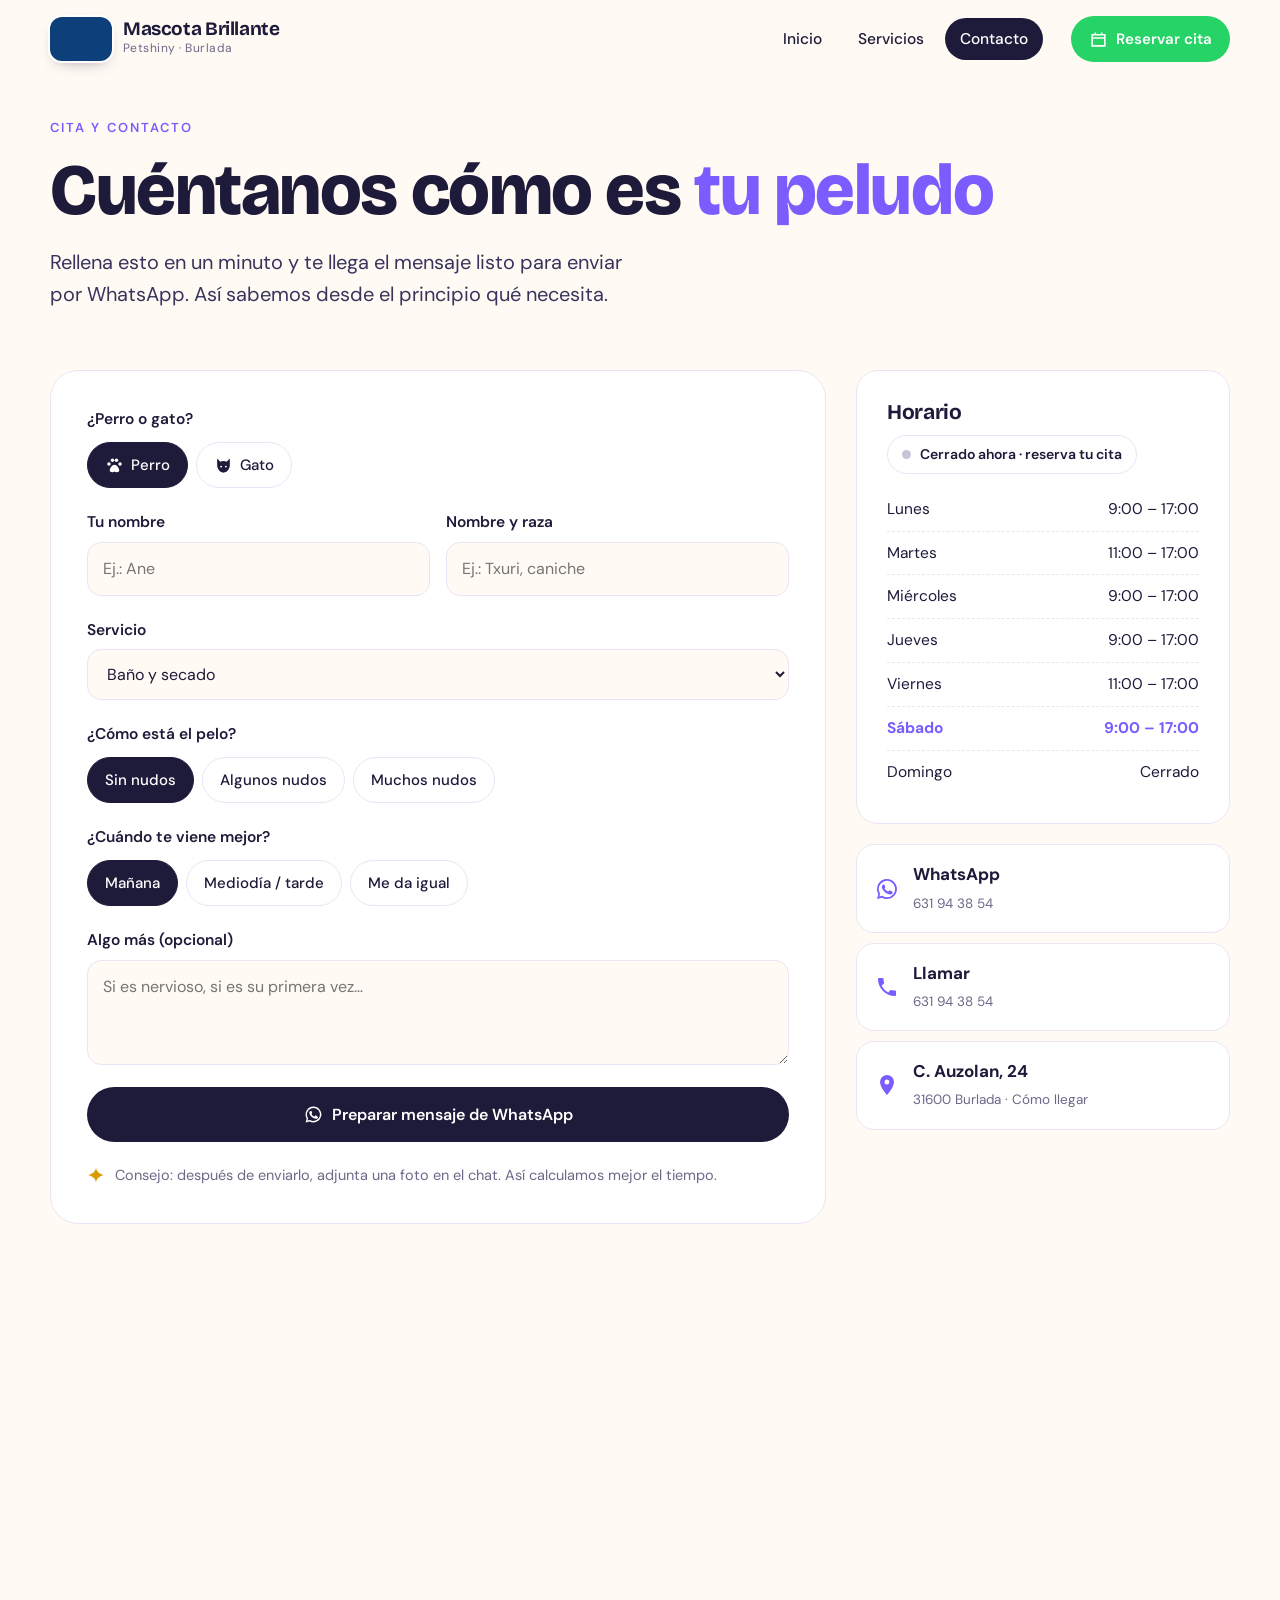
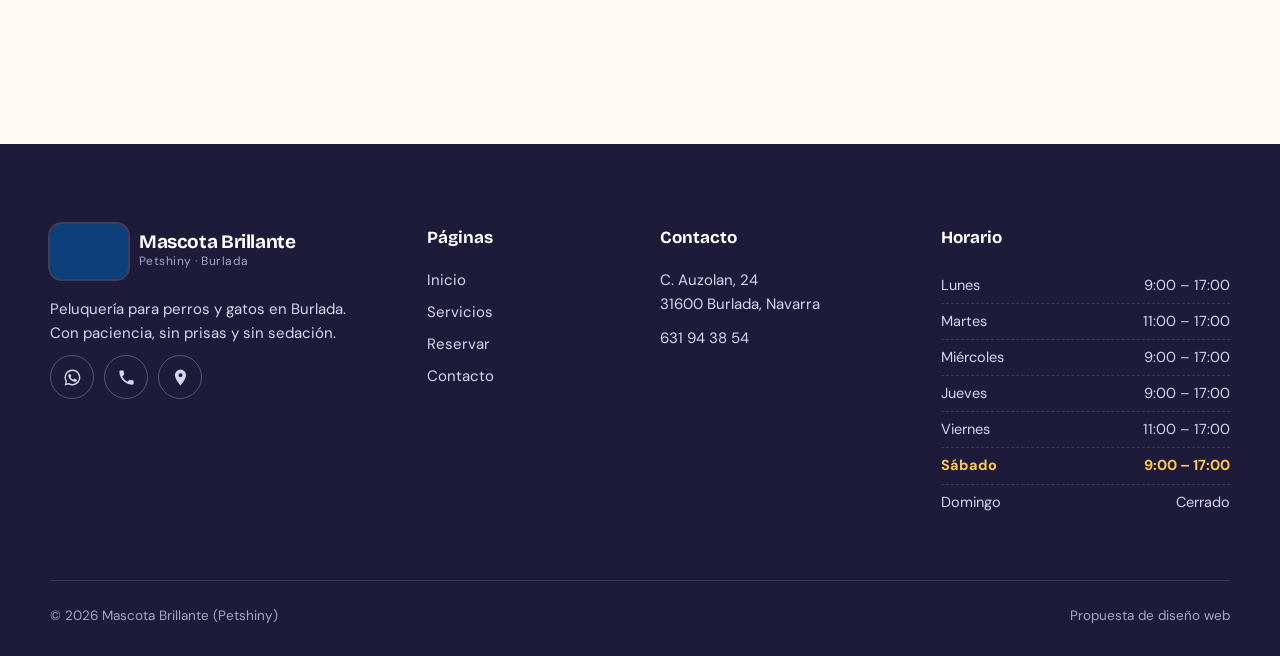
<file: contacto.html>
<!doctype html><html lang="es"><head><meta charset="utf-8"><meta name="viewport" content="width=device-width,initial-scale=1">
<title>Contacto · Mascota Brillante, Burlada</title><meta name="description" content="Pide cita en Mascota Brillante, peluquería para perros y gatos en Burlada. WhatsApp 631 94 38 54.">
<meta property="og:type" content="website"><meta property="og:locale" content="es_ES"><meta property="og:site_name" content="Mascota Brillante"><meta property="og:title" content="Contacto · Mascota Brillante, Burlada"><meta property="og:description" content="Pide cita en Mascota Brillante, peluquería para perros y gatos en Burlada. WhatsApp 631 94 38 54."><meta property="og:image" content="https://lh3.googleusercontent.com/gps-cs-s/ANWiy9SvFkrAGjdiUfdFHXs02rCbj0YhU0xrt611wxC3klWQuudnduUvCpmRJ77SYWqDT6XhC-UUaTSZYXKe7BWP1Ry__5ByhL50SR5XzU9WuEh4ixdQl_upLiA65rLxV3Dg8q1hPQp58akNQqlP=w1000-h1110-k-no"><meta name="twitter:card" content="summary_large_image"><meta name="theme-color" content="#7a5cff">
<script type="application/ld+json">{"@context": "https://schema.org", "@type": "LocalBusiness", "additionalType": "https://en.wikipedia.org/wiki/Pet_grooming", "name": "Mascota Brillante (Petshiny)", "description": "Peluquería para perros y gatos en Burlada. Gatos sin sedación.", "url": "https://miiguelcamus.github.io/petshiny-web/", "telephone": "+34 631 94 38 54", "image": "https://lh3.googleusercontent.com/gps-cs-s/ANWiy9SvFkrAGjdiUfdFHXs02rCbj0YhU0xrt611wxC3klWQuudnduUvCpmRJ77SYWqDT6XhC-UUaTSZYXKe7BWP1Ry__5ByhL50SR5XzU9WuEh4ixdQl_upLiA65rLxV3Dg8q1hPQp58akNQqlP=w1000-h1110-k-no", "address": {"@type": "PostalAddress", "streetAddress": "C. Auzolan, 24", "postalCode": "31600", "addressLocality": "Burlada", "addressRegion": "Navarra", "addressCountry": "ES"}, "geo": {"@type": "GeoCoordinates", "latitude": 42.8233371, "longitude": -1.612523}, "hasMap": "https://www.google.com/maps/search/?api=1&query=MASCOTA+BRILLANTE+PETSHINY+Burlada&query_place_id=ChIJZwD1Pn5iiSQRhCmAZ23Wtzg", "openingHoursSpecification": [{"@type": "OpeningHoursSpecification", "dayOfWeek": ["Monday", "Wednesday", "Thursday", "Saturday"], "opens": "09:00", "closes": "17:00"}, {"@type": "OpeningHoursSpecification", "dayOfWeek": ["Tuesday", "Friday"], "opens": "11:00", "closes": "17:00"}], "aggregateRating": {"@type": "AggregateRating", "ratingValue": "4.8", "reviewCount": "6"}}</script>
<link rel="preconnect" href="https://fonts.googleapis.com"><link rel="preconnect" href="https://fonts.gstatic.com" crossorigin>
<link href="https://fonts.googleapis.com/css2?family=Bricolage+Grotesque:opsz,wght@12..96,500;12..96,700;12..96,800&family=DM+Sans:opsz,wght@9..40,400;9..40,500;9..40,600&display=swap" rel="stylesheet">
<link rel="stylesheet" href="styles.css?v=1794485294"><link rel="icon" href="data:image/svg+xml,%3Csvg xmlns='http://www.w3.org/2000/svg' viewBox='0 0 24 24'%3E%3Cpath fill='%237a5cff' d='M12 1.5c.5 4.7 2.3 8 10.5 10.5-8.2 2.5-10 5.8-10.5 10.5C11.5 17.8 9.7 14.5 1.5 12 9.7 9.5 11.5 6.2 12 1.5z'/%3E%3C/svg%3E">
</head><body>
<header class="top"><div class="wrap tin">
<a class="logo" href="index.html?v=1794485294" aria-label="Mascota Brillante, inicio"><span class="lm lmi" aria-hidden="true"></span><span><b>Mascota Brillante</b><small>Petshiny · Burlada</small></span></a>
<nav class="nav"><a href="index.html?v=1794485294">Inicio</a><a href="servicios.html?v=1794485294">Servicios</a><a href="contacto.html?v=1794485294" class=on aria-current=page>Contacto</a></nav>
<a class="hcta" href="reservar.html?v=1794485294"><svg viewBox="0 0 24 24" aria-hidden="true"><path fill="none" stroke="currentColor" stroke-width="2" d="M4 6h16v14H4zM4 10h16M8 3v4M16 3v4"/></svg><span>Reservar cita</span></a>
<button class="burger" aria-label="Abrir menú" aria-expanded="false"><i></i><i></i></button>
</div></header>
<div class="mmenu" aria-hidden="true"><nav><a href="index.html?v=1794485294"><small>01</small>Inicio</a><a href="servicios.html?v=1794485294"><small>02</small>Servicios</a><a href="reservar.html?v=1794485294"><small>03</small>Reservar</a><a href="contacto.html?v=1794485294" class=on><small>04</small>Contacto</a></nav><div class="mfoot"><a class="sw wa" href="https://wa.me/34631943854" target="_blank" rel="noopener"><svg viewBox="0 0 24 24" aria-hidden="true"><path fill="currentColor" d="M12 2a10 10 0 0 0-8.6 15.1L2 22l5-1.3A10 10 0 1 0 12 2zm0 18.2c-1.5 0-3-.4-4.3-1.2l-.3-.2-3 .8.8-2.9-.2-.3A8.2 8.2 0 1 1 12 20.2zm4.5-6.1c-.2-.1-1.5-.7-1.7-.8-.2-.1-.4-.1-.6.1l-.8 1c-.1.2-.3.2-.5.1a6.7 6.7 0 0 1-3.3-2.9c-.3-.4.2-.4.7-1.4.1-.2 0-.3 0-.4l-.8-1.8c-.2-.5-.4-.4-.6-.4h-.5a1 1 0 0 0-.7.3c-.2.3-.9.9-.9 2.2s1 2.6 1.1 2.7c.1.2 1.9 2.9 4.6 4 1.7.7 2.4.8 3.2.7.5-.1 1.5-.6 1.8-1.2.2-.6.2-1.1.1-1.2l-.5-.3z"/></svg>WhatsApp</a><a class="sw tl" href="tel:+34631943854"><svg viewBox="0 0 24 24" aria-hidden="true"><path fill="currentColor" d="M6.6 10.8a15.1 15.1 0 0 0 6.6 6.6l2.2-2.2c.3-.3.7-.4 1-.2 1.1.4 2.3.6 3.6.6.6 0 1 .4 1 1V20c0 .6-.4 1-1 1A17 17 0 0 1 3 4c0-.6.4-1 1-1h3.5c.6 0 1 .4 1 1 0 1.3.2 2.5.6 3.6.1.3 0 .7-.2 1l-2.3 2.2z"/></svg>631 94 38 54</a></div></div>
<main>
<section class="ph"><div class="wrap"><p class="kick rv">Cita y contacto</p><h1 class="rv">Cuéntanos cómo es <em>tu peludo</em></h1><p class="lead rv">Rellena esto en un minuto y te llega el mensaje listo para enviar por WhatsApp. Así sabemos desde el principio qué necesita.</p></div></section>
<section class="sec tp"><div class="wrap cg">
<form class="wform rv" novalidate>
 <fieldset><legend>¿Perro o gato?</legend><div class="chips"><label><input type="radio" name="a" value="perro" checked><span><svg viewBox="0 0 24 24" aria-hidden="true"><g fill="currentColor"><circle cx="5" cy="10" r="2.2"/><circle cx="9.5" cy="5.5" r="2.2"/><circle cx="14.5" cy="5.5" r="2.2"/><circle cx="19" cy="10" r="2.2"/><path d="M12 11c-3 0-6 4.5-6 7 0 1.7 1.3 2.5 3 2.5 1.3 0 2-.6 3-.6s1.7.6 3 .6c1.7 0 3-.8 3-2.5 0-2.5-3-7-6-7z"/></g></svg>Perro</span></label><label><input type="radio" name="a" value="gato"><span><svg viewBox="0 0 24 24" aria-hidden="true"><path fill="currentColor" d="M4 3l4 4.2a10 10 0 0 1 8 0L20 3v8.5c0 5-3.6 9.5-8 9.5s-8-4.5-8-9.5zm5 9.2a1.2 1.2 0 1 0 0 2.4 1.2 1.2 0 0 0 0-2.4zm6 0a1.2 1.2 0 1 0 0 2.4 1.2 1.2 0 0 0 0-2.4z"/></svg>Gato</span></label></div></fieldset>
 <div class="row2"><label class="fl"><span>Tu nombre</span><input name="n" autocomplete="given-name" placeholder="Ej.: Ane"></label><label class="fl"><span>Nombre y raza</span><input name="r" placeholder="Ej.: Txuri, caniche"></label></div>
 <label class="fl"><span>Servicio</span><select name="s"><option>Baño y secado</option><option>Corte de pelo</option><option>Desenredado de nudos</option><option>Cepillado y mantenimiento</option><option>No lo sé, quiero consejo</option></select></label>
 <fieldset><legend>¿Cómo está el pelo?</legend><div class="chips"><label><input type="radio" name="p" value="bien, sin nudos" checked><span>Sin nudos</span></label><label><input type="radio" name="p" value="con algunos nudos"><span>Algunos nudos</span></label><label><input type="radio" name="p" value="con muchos nudos"><span>Muchos nudos</span></label></div></fieldset>
 <fieldset><legend>¿Cuándo te viene mejor?</legend><div class="chips"><label><input type="radio" name="t" value="por la mañana" checked><span>Mañana</span></label><label><input type="radio" name="t" value="a mediodía o por la tarde"><span>Mediodía / tarde</span></label><label><input type="radio" name="t" value="cuando haya hueco"><span>Me da igual</span></label></div></fieldset>
 <label class="fl"><span>Algo más (opcional)</span><textarea name="m" rows="3" placeholder="Si es nervioso, si es su primera vez…"></textarea></label>
 <button class="btn pri wide" type="submit"><svg viewBox="0 0 24 24" aria-hidden="true"><path fill="currentColor" d="M12 2a10 10 0 0 0-8.6 15.1L2 22l5-1.3A10 10 0 1 0 12 2zm0 18.2c-1.5 0-3-.4-4.3-1.2l-.3-.2-3 .8.8-2.9-.2-.3A8.2 8.2 0 1 1 12 20.2zm4.5-6.1c-.2-.1-1.5-.7-1.7-.8-.2-.1-.4-.1-.6.1l-.8 1c-.1.2-.3.2-.5.1a6.7 6.7 0 0 1-3.3-2.9c-.3-.4.2-.4.7-1.4.1-.2 0-.3 0-.4l-.8-1.8c-.2-.5-.4-.4-.6-.4h-.5a1 1 0 0 0-.7.3c-.2.3-.9.9-.9 2.2s1 2.6 1.1 2.7c.1.2 1.9 2.9 4.6 4 1.7.7 2.4.8 3.2.7.5-.1 1.5-.6 1.8-1.2.2-.6.2-1.1.1-1.2l-.5-.3z"/></svg>Preparar mensaje de WhatsApp</button>
 <p class="tip"><svg viewBox="0 0 24 24" aria-hidden="true"><path fill="currentColor" d="M12 1.5c.5 4.7 2.3 8 10.5 10.5-8.2 2.5-10 5.8-10.5 10.5C11.5 17.8 9.7 14.5 1.5 12 9.7 9.5 11.5 6.2 12 1.5z"/></svg>Consejo: después de enviarlo, adjunta una foto en el chat. Así calculamos mejor el tiempo.</p>
</form>
<aside class="side">
 <div class="hcard rv"><h3>Horario</h3><p class="open sm" data-open></p><ul class="hours"><li data-d="1"><span>Lunes</span><span>9:00 – 17:00</span></li><li data-d="2"><span>Martes</span><span>11:00 – 17:00</span></li><li data-d="3"><span>Miércoles</span><span>9:00 – 17:00</span></li><li data-d="4"><span>Jueves</span><span>9:00 – 17:00</span></li><li data-d="5"><span>Viernes</span><span>11:00 – 17:00</span></li><li data-d="6"><span>Sábado</span><span>9:00 – 17:00</span></li><li data-d="0"><span>Domingo</span><span>Cerrado</span></li></ul></div>
 <div class="cl rv">
  <a class="cli sw wa" href="https://wa.me/34631943854" target="_blank" rel="noopener"><svg viewBox="0 0 24 24" aria-hidden="true"><path fill="currentColor" d="M12 2a10 10 0 0 0-8.6 15.1L2 22l5-1.3A10 10 0 1 0 12 2zm0 18.2c-1.5 0-3-.4-4.3-1.2l-.3-.2-3 .8.8-2.9-.2-.3A8.2 8.2 0 1 1 12 20.2zm4.5-6.1c-.2-.1-1.5-.7-1.7-.8-.2-.1-.4-.1-.6.1l-.8 1c-.1.2-.3.2-.5.1a6.7 6.7 0 0 1-3.3-2.9c-.3-.4.2-.4.7-1.4.1-.2 0-.3 0-.4l-.8-1.8c-.2-.5-.4-.4-.6-.4h-.5a1 1 0 0 0-.7.3c-.2.3-.9.9-.9 2.2s1 2.6 1.1 2.7c.1.2 1.9 2.9 4.6 4 1.7.7 2.4.8 3.2.7.5-.1 1.5-.6 1.8-1.2.2-.6.2-1.1.1-1.2l-.5-.3z"/></svg><span><b>WhatsApp</b><small>631 94 38 54</small></span></a>
  <a class="cli sw tl" href="tel:+34631943854"><svg viewBox="0 0 24 24" aria-hidden="true"><path fill="currentColor" d="M6.6 10.8a15.1 15.1 0 0 0 6.6 6.6l2.2-2.2c.3-.3.7-.4 1-.2 1.1.4 2.3.6 3.6.6.6 0 1 .4 1 1V20c0 .6-.4 1-1 1A17 17 0 0 1 3 4c0-.6.4-1 1-1h3.5c.6 0 1 .4 1 1 0 1.3.2 2.5.6 3.6.1.3 0 .7-.2 1l-2.3 2.2z"/></svg><span><b>Llamar</b><small>631 94 38 54</small></span></a>
  <a class="cli sw mp" href="https://www.google.com/maps/search/?api=1&query=MASCOTA+BRILLANTE+PETSHINY+Burlada&query_place_id=ChIJZwD1Pn5iiSQRhCmAZ23Wtzg" target="_blank" rel="noopener"><svg viewBox="0 0 24 24" aria-hidden="true"><path fill="currentColor" d="M12 2a7 7 0 0 0-7 7c0 5.2 7 13 7 13s7-7.8 7-13a7 7 0 0 0-7-7zm0 9.5A2.5 2.5 0 1 1 12 6.5a2.5 2.5 0 0 1 0 5z"/></svg><span><b>C. Auzolan, 24</b><small>31600 Burlada · Cómo llegar</small></span></a>
 </div>
</aside>
</div></section>
<section class="mapw"><iframe title="Mapa de Mascota Brillante en Burlada" loading="lazy" src="https://www.google.com/maps?q=C.+Auzolan+24,+31600+Burlada,+Navarra&output=embed"></iframe></section>
</main>
<footer class="ft"><div class="wrap fg">
<div><a class="logo lt" href="index.html?v=1794485294"><span class="lm lmi" aria-hidden="true"></span><span><b>Mascota Brillante</b><small>Petshiny · Burlada</small></span></a><p class="fd">Peluquería para perros y gatos en Burlada. Con paciencia, sin prisas y sin sedación.</p>
<div class="soc"><a class="sw wa" href="https://wa.me/34631943854" target="_blank" rel="noopener" aria-label="WhatsApp"><svg viewBox="0 0 24 24" aria-hidden="true"><path fill="currentColor" d="M12 2a10 10 0 0 0-8.6 15.1L2 22l5-1.3A10 10 0 1 0 12 2zm0 18.2c-1.5 0-3-.4-4.3-1.2l-.3-.2-3 .8.8-2.9-.2-.3A8.2 8.2 0 1 1 12 20.2zm4.5-6.1c-.2-.1-1.5-.7-1.7-.8-.2-.1-.4-.1-.6.1l-.8 1c-.1.2-.3.2-.5.1a6.7 6.7 0 0 1-3.3-2.9c-.3-.4.2-.4.7-1.4.1-.2 0-.3 0-.4l-.8-1.8c-.2-.5-.4-.4-.6-.4h-.5a1 1 0 0 0-.7.3c-.2.3-.9.9-.9 2.2s1 2.6 1.1 2.7c.1.2 1.9 2.9 4.6 4 1.7.7 2.4.8 3.2.7.5-.1 1.5-.6 1.8-1.2.2-.6.2-1.1.1-1.2l-.5-.3z"/></svg></a><a class="sw tl" href="tel:+34631943854" aria-label="Llamar"><svg viewBox="0 0 24 24" aria-hidden="true"><path fill="currentColor" d="M6.6 10.8a15.1 15.1 0 0 0 6.6 6.6l2.2-2.2c.3-.3.7-.4 1-.2 1.1.4 2.3.6 3.6.6.6 0 1 .4 1 1V20c0 .6-.4 1-1 1A17 17 0 0 1 3 4c0-.6.4-1 1-1h3.5c.6 0 1 .4 1 1 0 1.3.2 2.5.6 3.6.1.3 0 .7-.2 1l-2.3 2.2z"/></svg></a><a class="sw mp" href="https://www.google.com/maps/search/?api=1&query=MASCOTA+BRILLANTE+PETSHINY+Burlada&query_place_id=ChIJZwD1Pn5iiSQRhCmAZ23Wtzg" target="_blank" rel="noopener" aria-label="Google Maps"><svg viewBox="0 0 24 24" aria-hidden="true"><path fill="currentColor" d="M12 2a7 7 0 0 0-7 7c0 5.2 7 13 7 13s7-7.8 7-13a7 7 0 0 0-7-7zm0 9.5A2.5 2.5 0 1 1 12 6.5a2.5 2.5 0 0 1 0 5z"/></svg></a></div></div>
<div><h4>Páginas</h4><nav class="fn"><a href="index.html?v=1794485294">Inicio</a><a href="servicios.html?v=1794485294">Servicios</a><a href="reservar.html?v=1794485294">Reservar</a><a href="contacto.html?v=1794485294">Contacto</a></nav></div>
<div><h4>Contacto</h4><p>C. Auzolan, 24<br>31600 Burlada, Navarra</p><p><a href="tel:+34631943854">631 94 38 54</a></p></div>
<div><h4>Horario</h4><ul class="hours"><li data-d="1"><span>Lunes</span><span>9:00 – 17:00</span></li><li data-d="2"><span>Martes</span><span>11:00 – 17:00</span></li><li data-d="3"><span>Miércoles</span><span>9:00 – 17:00</span></li><li data-d="4"><span>Jueves</span><span>9:00 – 17:00</span></li><li data-d="5"><span>Viernes</span><span>11:00 – 17:00</span></li><li data-d="6"><span>Sábado</span><span>9:00 – 17:00</span></li><li data-d="0"><span>Domingo</span><span>Cerrado</span></li></ul></div>
</div><div class="wrap fb"><span>© 2026 Mascota Brillante (Petshiny)</span><span>Propuesta de diseño web</span></div></footer>
<script>window.PS_HOURS=[["9:00","17:00"],["11:00","17:00"],["9:00","17:00"],["9:00","17:00"],["11:00","17:00"],["9:00","17:00"],[null,null]];window.PS_WA="https://wa.me/34631943854";window.PS_API="https://script.google.com/macros/s/AKfycbzKix62dqsKBQRdZucKT0uvSKGZBq18RUKTm5wrvYGaTT1mG7uIVV2R6FPnAeFp3olE/exec";window.PS_ICO={paw:"<svg viewBox=\"0 0 24 24\" aria-hidden=\"true\"><g fill=\"currentColor\"><circle cx=\"5\" cy=\"10\" r=\"2.2\"/><circle cx=\"9.5\" cy=\"5.5\" r=\"2.2\"/><circle cx=\"14.5\" cy=\"5.5\" r=\"2.2\"/><circle cx=\"19\" cy=\"10\" r=\"2.2\"/><path d=\"M12 11c-3 0-6 4.5-6 7 0 1.7 1.3 2.5 3 2.5 1.3 0 2-.6 3-.6s1.7.6 3 .6c1.7 0 3-.8 3-2.5 0-2.5-3-7-6-7z\"/></g></svg>",cat:"<svg viewBox=\"0 0 24 24\" aria-hidden=\"true\"><path fill=\"currentColor\" d=\"M4 3l4 4.2a10 10 0 0 1 8 0L20 3v8.5c0 5-3.6 9.5-8 9.5s-8-4.5-8-9.5zm5 9.2a1.2 1.2 0 1 0 0 2.4 1.2 1.2 0 0 0 0-2.4zm6 0a1.2 1.2 0 1 0 0 2.4 1.2 1.2 0 0 0 0-2.4z\"/></svg>",plus:"<svg viewBox=\"0 0 24 24\" aria-hidden=\"true\"><path fill=\"none\" stroke=\"currentColor\" stroke-width=\"2\" stroke-linecap=\"round\" d=\"M12 5v14M5 12h14\"/></svg>"};</script>
<script src="script.js?v=1794485294"></script></body></html>
</file>
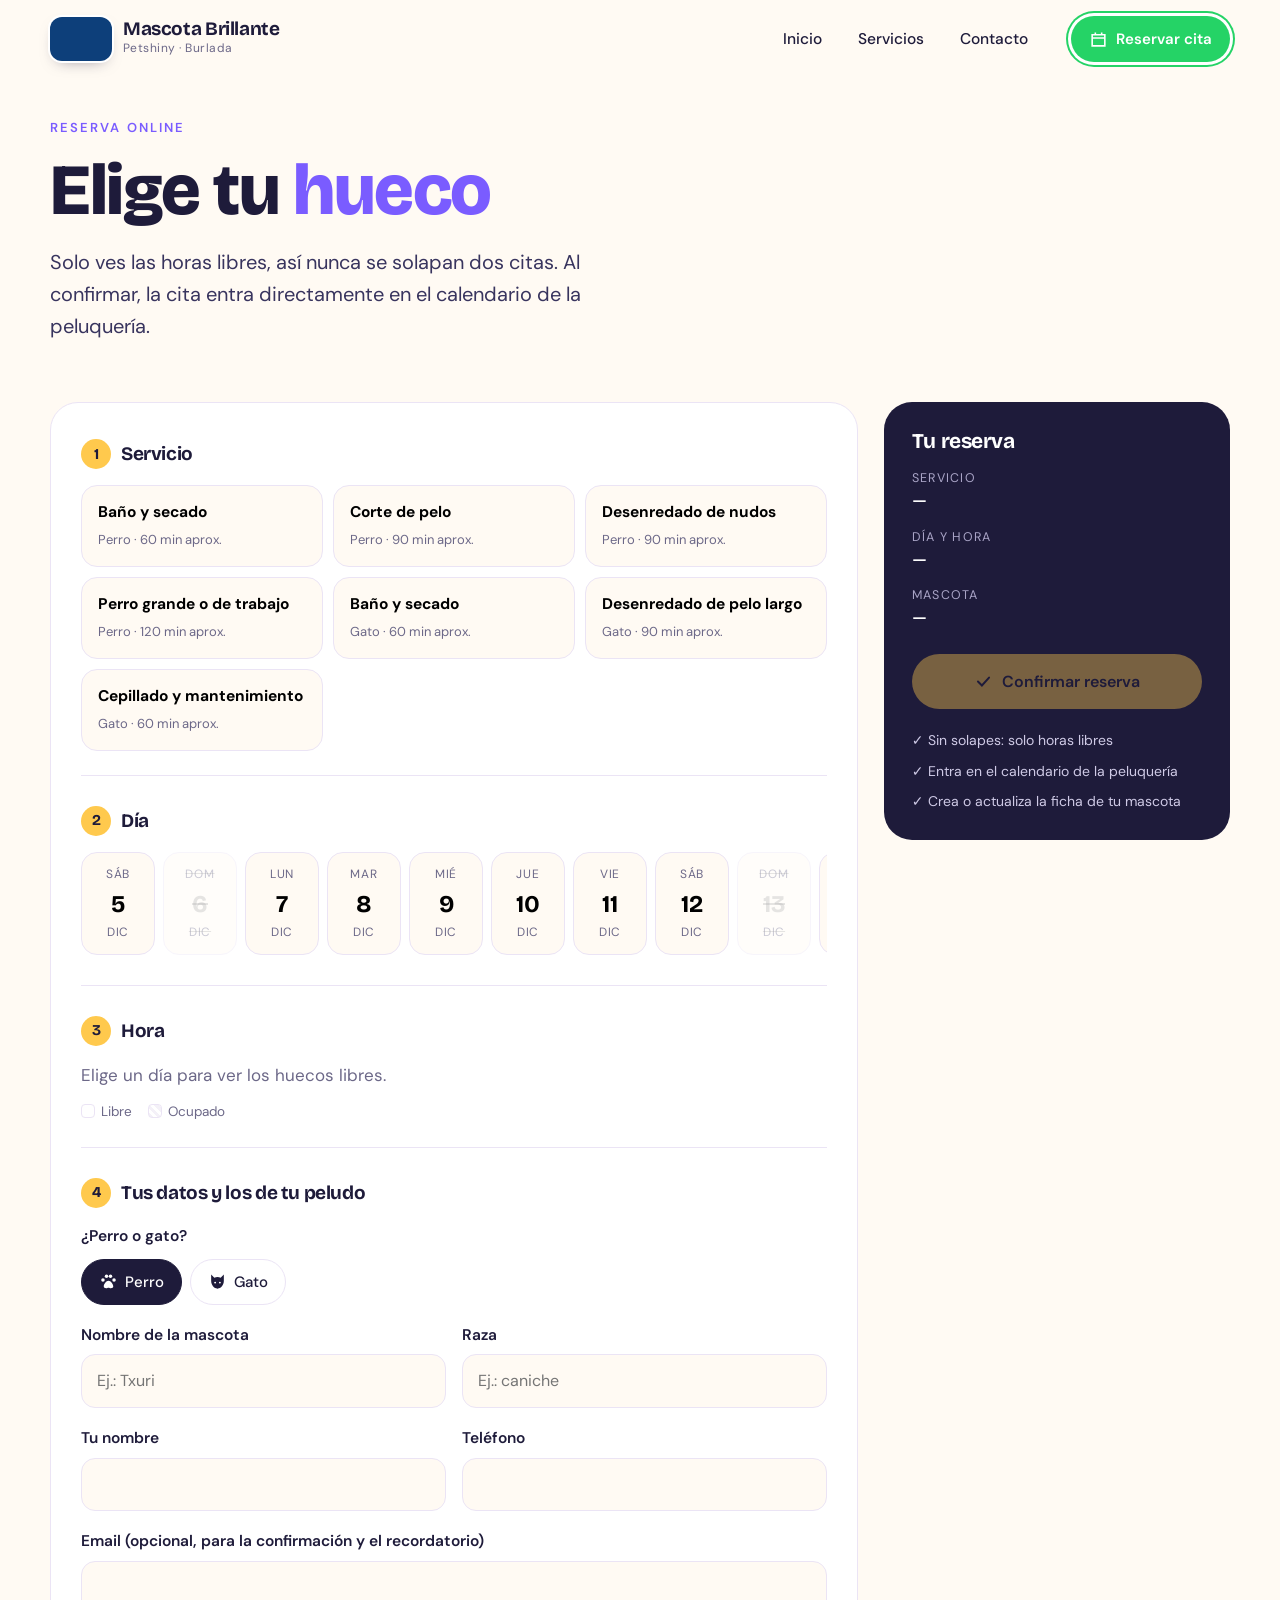
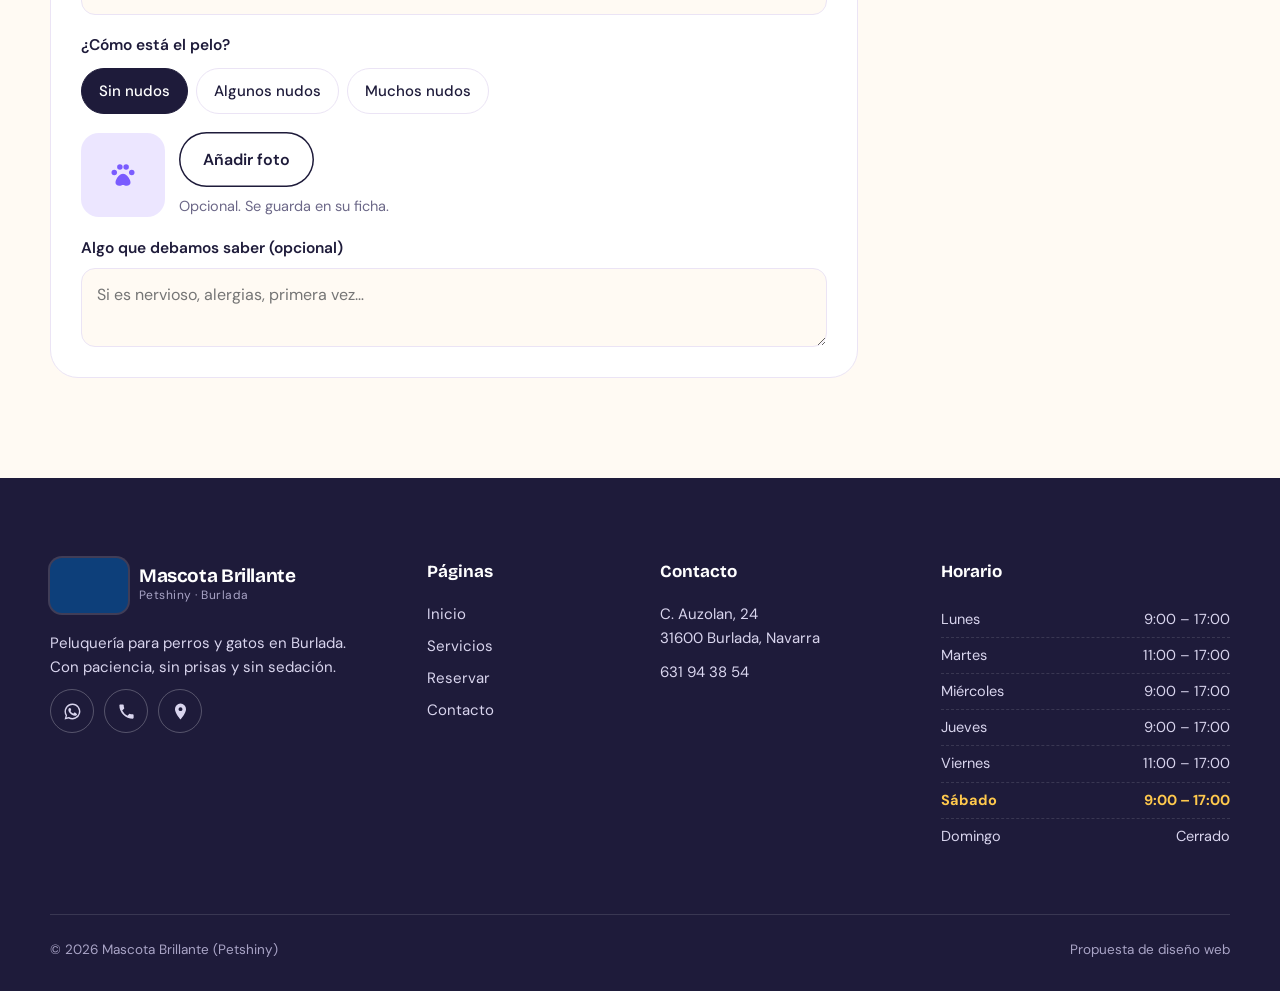
<file: reservar.html>
<!doctype html><html lang="es"><head><meta charset="utf-8"><meta name="viewport" content="width=device-width,initial-scale=1">
<title>Reservar cita · Mascota Brillante, Burlada</title><meta name="description" content="Reserva online tu cita en Mascota Brillante, peluquería para perros y gatos en Burlada.">
<meta property="og:type" content="website"><meta property="og:locale" content="es_ES"><meta property="og:site_name" content="Mascota Brillante"><meta property="og:title" content="Reservar cita · Mascota Brillante, Burlada"><meta property="og:description" content="Reserva online tu cita en Mascota Brillante, peluquería para perros y gatos en Burlada."><meta property="og:image" content="https://lh3.googleusercontent.com/gps-cs-s/ANWiy9SvFkrAGjdiUfdFHXs02rCbj0YhU0xrt611wxC3klWQuudnduUvCpmRJ77SYWqDT6XhC-UUaTSZYXKe7BWP1Ry__5ByhL50SR5XzU9WuEh4ixdQl_upLiA65rLxV3Dg8q1hPQp58akNQqlP=w1000-h1110-k-no"><meta name="twitter:card" content="summary_large_image"><meta name="theme-color" content="#7a5cff">
<script type="application/ld+json">{"@context": "https://schema.org", "@type": "LocalBusiness", "additionalType": "https://en.wikipedia.org/wiki/Pet_grooming", "name": "Mascota Brillante (Petshiny)", "description": "Peluquería para perros y gatos en Burlada. Gatos sin sedación.", "url": "https://miiguelcamus.github.io/petshiny-web/", "telephone": "+34 631 94 38 54", "image": "https://lh3.googleusercontent.com/gps-cs-s/ANWiy9SvFkrAGjdiUfdFHXs02rCbj0YhU0xrt611wxC3klWQuudnduUvCpmRJ77SYWqDT6XhC-UUaTSZYXKe7BWP1Ry__5ByhL50SR5XzU9WuEh4ixdQl_upLiA65rLxV3Dg8q1hPQp58akNQqlP=w1000-h1110-k-no", "address": {"@type": "PostalAddress", "streetAddress": "C. Auzolan, 24", "postalCode": "31600", "addressLocality": "Burlada", "addressRegion": "Navarra", "addressCountry": "ES"}, "geo": {"@type": "GeoCoordinates", "latitude": 42.8233371, "longitude": -1.612523}, "hasMap": "https://www.google.com/maps/search/?api=1&query=MASCOTA+BRILLANTE+PETSHINY+Burlada&query_place_id=ChIJZwD1Pn5iiSQRhCmAZ23Wtzg", "openingHoursSpecification": [{"@type": "OpeningHoursSpecification", "dayOfWeek": ["Monday", "Wednesday", "Thursday", "Saturday"], "opens": "09:00", "closes": "17:00"}, {"@type": "OpeningHoursSpecification", "dayOfWeek": ["Tuesday", "Friday"], "opens": "11:00", "closes": "17:00"}], "aggregateRating": {"@type": "AggregateRating", "ratingValue": "4.8", "reviewCount": "6"}}</script>
<link rel="preconnect" href="https://fonts.googleapis.com"><link rel="preconnect" href="https://fonts.gstatic.com" crossorigin>
<link href="https://fonts.googleapis.com/css2?family=Bricolage+Grotesque:opsz,wght@12..96,500;12..96,700;12..96,800&family=DM+Sans:opsz,wght@9..40,400;9..40,500;9..40,600&display=swap" rel="stylesheet">
<link rel="stylesheet" href="styles.css?v=1794485294"><link rel="icon" href="data:image/svg+xml,%3Csvg xmlns='http://www.w3.org/2000/svg' viewBox='0 0 24 24'%3E%3Cpath fill='%237a5cff' d='M12 1.5c.5 4.7 2.3 8 10.5 10.5-8.2 2.5-10 5.8-10.5 10.5C11.5 17.8 9.7 14.5 1.5 12 9.7 9.5 11.5 6.2 12 1.5z'/%3E%3C/svg%3E">
</head><body>
<header class="top"><div class="wrap tin">
<a class="logo" href="index.html?v=1794485294" aria-label="Mascota Brillante, inicio"><span class="lm lmi" aria-hidden="true"></span><span><b>Mascota Brillante</b><small>Petshiny · Burlada</small></span></a>
<nav class="nav"><a href="index.html?v=1794485294">Inicio</a><a href="servicios.html?v=1794485294">Servicios</a><a href="contacto.html?v=1794485294">Contacto</a></nav>
<a class="hcta on" href="reservar.html?v=1794485294" aria-current="page"><svg viewBox="0 0 24 24" aria-hidden="true"><path fill="none" stroke="currentColor" stroke-width="2" d="M4 6h16v14H4zM4 10h16M8 3v4M16 3v4"/></svg><span>Reservar cita</span></a>
<button class="burger" aria-label="Abrir menú" aria-expanded="false"><i></i><i></i></button>
</div></header>
<div class="mmenu" aria-hidden="true"><nav><a href="index.html?v=1794485294"><small>01</small>Inicio</a><a href="servicios.html?v=1794485294"><small>02</small>Servicios</a><a href="reservar.html?v=1794485294" class=on><small>03</small>Reservar</a><a href="contacto.html?v=1794485294"><small>04</small>Contacto</a></nav><div class="mfoot"><a class="sw wa" href="https://wa.me/34631943854" target="_blank" rel="noopener"><svg viewBox="0 0 24 24" aria-hidden="true"><path fill="currentColor" d="M12 2a10 10 0 0 0-8.6 15.1L2 22l5-1.3A10 10 0 1 0 12 2zm0 18.2c-1.5 0-3-.4-4.3-1.2l-.3-.2-3 .8.8-2.9-.2-.3A8.2 8.2 0 1 1 12 20.2zm4.5-6.1c-.2-.1-1.5-.7-1.7-.8-.2-.1-.4-.1-.6.1l-.8 1c-.1.2-.3.2-.5.1a6.7 6.7 0 0 1-3.3-2.9c-.3-.4.2-.4.7-1.4.1-.2 0-.3 0-.4l-.8-1.8c-.2-.5-.4-.4-.6-.4h-.5a1 1 0 0 0-.7.3c-.2.3-.9.9-.9 2.2s1 2.6 1.1 2.7c.1.2 1.9 2.9 4.6 4 1.7.7 2.4.8 3.2.7.5-.1 1.5-.6 1.8-1.2.2-.6.2-1.1.1-1.2l-.5-.3z"/></svg>WhatsApp</a><a class="sw tl" href="tel:+34631943854"><svg viewBox="0 0 24 24" aria-hidden="true"><path fill="currentColor" d="M6.6 10.8a15.1 15.1 0 0 0 6.6 6.6l2.2-2.2c.3-.3.7-.4 1-.2 1.1.4 2.3.6 3.6.6.6 0 1 .4 1 1V20c0 .6-.4 1-1 1A17 17 0 0 1 3 4c0-.6.4-1 1-1h3.5c.6 0 1 .4 1 1 0 1.3.2 2.5.6 3.6.1.3 0 .7-.2 1l-2.3 2.2z"/></svg>631 94 38 54</a></div></div>
<main>
<section class="ph"><div class="wrap"><p class="kick rv">Reserva online</p><h1 class="rv">Elige tu <em>hueco</em></h1><p class="lead rv">Solo ves las horas libres, así nunca se solapan dos citas. Al confirmar, la cita entra directamente en el calendario de la peluquería.</p>
</div></section>
<section class="sec tp"><div class="wrap bk">
<div class="bkc rv"><div class="bflow">
 <div class="bstep"><h3><i>1</i>Servicio</h3><div class="svc"><button type="button" data-s="Baño y secado (perro)" data-m="60" data-k="baño"><b>Baño y secado</b><small>Perro · 60 min aprox.</small></button><button type="button" data-s="Corte de pelo (perro)" data-m="90" data-k="corte"><b>Corte de pelo</b><small>Perro · 90 min aprox.</small></button><button type="button" data-s="Desenredado de nudos (perro)" data-m="90" data-k="desenredado de nudos"><b>Desenredado de nudos</b><small>Perro · 90 min aprox.</small></button><button type="button" data-s="Perro grande o de trabajo (perro)" data-m="120" data-k="grande"><b>Perro grande o de trabajo</b><small>Perro · 120 min aprox.</small></button><button type="button" data-s="Baño y secado (gato)" data-m="60" data-k="(gato)"><b>Baño y secado</b><small>Gato · 60 min aprox.</small></button><button type="button" data-s="Desenredado de pelo largo (gato)" data-m="90" data-k="pelo largo"><b>Desenredado de pelo largo</b><small>Gato · 90 min aprox.</small></button><button type="button" data-s="Cepillado y mantenimiento (gato)" data-m="60" data-k="cepillado"><b>Cepillado y mantenimiento</b><small>Gato · 60 min aprox.</small></button></div></div>
 <div class="bstep"><h3><i>2</i>Día</h3><div class="days"></div></div>
 <div class="bstep"><h3><i>3</i>Hora</h3><div class="slots"></div><div class="legend"><span><i></i>Libre</span><span><i class="b"></i>Ocupado</span></div></div>
 <form class="bstep bdata" onsubmit="return false"><h3><i>4</i>Tus datos y los de tu peludo</h3>
  <div style="display:grid;gap:18px">
  <fieldset><legend>¿Perro o gato?</legend><div class="chips"><label><input type="radio" name="ta" value="perro" checked><span><svg viewBox="0 0 24 24" aria-hidden="true"><g fill="currentColor"><circle cx="5" cy="10" r="2.2"/><circle cx="9.5" cy="5.5" r="2.2"/><circle cx="14.5" cy="5.5" r="2.2"/><circle cx="19" cy="10" r="2.2"/><path d="M12 11c-3 0-6 4.5-6 7 0 1.7 1.3 2.5 3 2.5 1.3 0 2-.6 3-.6s1.7.6 3 .6c1.7 0 3-.8 3-2.5 0-2.5-3-7-6-7z"/></g></svg>Perro</span></label><label><input type="radio" name="ta" value="gato"><span><svg viewBox="0 0 24 24" aria-hidden="true"><path fill="currentColor" d="M4 3l4 4.2a10 10 0 0 1 8 0L20 3v8.5c0 5-3.6 9.5-8 9.5s-8-4.5-8-9.5zm5 9.2a1.2 1.2 0 1 0 0 2.4 1.2 1.2 0 0 0 0-2.4zm6 0a1.2 1.2 0 1 0 0 2.4 1.2 1.2 0 0 0 0-2.4z"/></svg>Gato</span></label></div></fieldset>
  <div class="row2"><label class="fl"><span>Nombre de la mascota</span><input name="pn" placeholder="Ej.: Txuri"></label><label class="fl"><span>Raza</span><input name="rz" placeholder="Ej.: caniche"></label></div>
  <div class="row2"><label class="fl"><span>Tu nombre</span><input name="on" autocomplete="name"></label><label class="fl"><span>Teléfono</span><input name="ph" type="tel" autocomplete="tel"></label></div>
  <label class="fl"><span>Email (opcional, para la confirmación y el recordatorio)</span><input name="em" type="email" autocomplete="email"></label>
  <fieldset><legend>¿Cómo está el pelo?</legend><div class="chips"><label><input type="radio" name="pe" value="sin nudos" checked><span>Sin nudos</span></label><label><input type="radio" name="pe" value="con algunos nudos"><span>Algunos nudos</span></label><label><input type="radio" name="pe" value="con muchos nudos"><span>Muchos nudos</span></label></div></fieldset>
  <div class="upl"><div class="pv"><svg viewBox="0 0 24 24" aria-hidden="true"><g fill="currentColor"><circle cx="5" cy="10" r="2.2"/><circle cx="9.5" cy="5.5" r="2.2"/><circle cx="14.5" cy="5.5" r="2.2"/><circle cx="19" cy="10" r="2.2"/><path d="M12 11c-3 0-6 4.5-6 7 0 1.7 1.3 2.5 3 2.5 1.3 0 2-.6 3-.6s1.7.6 3 .6c1.7 0 3-.8 3-2.5 0-2.5-3-7-6-7z"/></g></svg></div><div><label class="btn gh">Añadir foto<input type="file" accept="image/*"></label><p class="tip" style="margin-top:8px">Opcional. Se guarda en su ficha.</p></div></div>
  <label class="fl"><span>Algo que debamos saber (opcional)</span><textarea name="nt" rows="2" placeholder="Si es nervioso, alergias, primera vez…"></textarea></label>
  </div></form>
</div>
<div class="okbox"><div class="ic"><svg viewBox="0 0 24 24" aria-hidden="true"><path fill="none" stroke="currentColor" stroke-width="2.5" stroke-linecap="round" d="m5 12 5 5 9-10"/></svg></div><h2>¡Cita reservada!</h2><p class="lead" style="margin:10px auto 0">Así le aparecería a la peluquería en su calendario, y la ficha de la mascota queda guardada automáticamente.</p>
 <div class="gcal"><svg viewBox="0 0 24 24" aria-hidden="true"><path fill="none" stroke="currentColor" stroke-width="2" d="M4 6h16v14H4zM4 10h16M8 3v4M16 3v4"/></svg><div><b data-v="ev"></b><small data-v="evd"></small></div></div>
 <div class="hb" style="justify-content:center"><a class="btn pri" href="clientes.html?v=1794485294">Ver la ficha en el área de la peluquería</a><a class="btn gh" href="reservar.html?v=1794485294">Hacer otra reserva</a></div></div>
</div>
<aside class="sum rv"><h3>Tu reserva</h3><dl><div><dt>Servicio</dt><dd data-v="s">—</dd></div><div><dt>Día y hora</dt><dd data-v="d">—</dd></div><div><dt>Mascota</dt><dd data-v="p">—</dd></div></dl>
<button class="btn wide" type="button" disabled><svg viewBox="0 0 24 24" aria-hidden="true"><path fill="none" stroke="currentColor" stroke-width="2.5" stroke-linecap="round" d="m5 12 5 5 9-10"/></svg>Confirmar reserva</button>
<div class="cal"><span>✓ Sin solapes: solo horas libres</span><span>✓ Entra en el calendario de la peluquería</span><span>✓ Crea o actualiza la ficha de tu mascota</span></div></aside>
</div></section>
</main>
<footer class="ft"><div class="wrap fg">
<div><a class="logo lt" href="index.html?v=1794485294"><span class="lm lmi" aria-hidden="true"></span><span><b>Mascota Brillante</b><small>Petshiny · Burlada</small></span></a><p class="fd">Peluquería para perros y gatos en Burlada. Con paciencia, sin prisas y sin sedación.</p>
<div class="soc"><a class="sw wa" href="https://wa.me/34631943854" target="_blank" rel="noopener" aria-label="WhatsApp"><svg viewBox="0 0 24 24" aria-hidden="true"><path fill="currentColor" d="M12 2a10 10 0 0 0-8.6 15.1L2 22l5-1.3A10 10 0 1 0 12 2zm0 18.2c-1.5 0-3-.4-4.3-1.2l-.3-.2-3 .8.8-2.9-.2-.3A8.2 8.2 0 1 1 12 20.2zm4.5-6.1c-.2-.1-1.5-.7-1.7-.8-.2-.1-.4-.1-.6.1l-.8 1c-.1.2-.3.2-.5.1a6.7 6.7 0 0 1-3.3-2.9c-.3-.4.2-.4.7-1.4.1-.2 0-.3 0-.4l-.8-1.8c-.2-.5-.4-.4-.6-.4h-.5a1 1 0 0 0-.7.3c-.2.3-.9.9-.9 2.2s1 2.6 1.1 2.7c.1.2 1.9 2.9 4.6 4 1.7.7 2.4.8 3.2.7.5-.1 1.5-.6 1.8-1.2.2-.6.2-1.1.1-1.2l-.5-.3z"/></svg></a><a class="sw tl" href="tel:+34631943854" aria-label="Llamar"><svg viewBox="0 0 24 24" aria-hidden="true"><path fill="currentColor" d="M6.6 10.8a15.1 15.1 0 0 0 6.6 6.6l2.2-2.2c.3-.3.7-.4 1-.2 1.1.4 2.3.6 3.6.6.6 0 1 .4 1 1V20c0 .6-.4 1-1 1A17 17 0 0 1 3 4c0-.6.4-1 1-1h3.5c.6 0 1 .4 1 1 0 1.3.2 2.5.6 3.6.1.3 0 .7-.2 1l-2.3 2.2z"/></svg></a><a class="sw mp" href="https://www.google.com/maps/search/?api=1&query=MASCOTA+BRILLANTE+PETSHINY+Burlada&query_place_id=ChIJZwD1Pn5iiSQRhCmAZ23Wtzg" target="_blank" rel="noopener" aria-label="Google Maps"><svg viewBox="0 0 24 24" aria-hidden="true"><path fill="currentColor" d="M12 2a7 7 0 0 0-7 7c0 5.2 7 13 7 13s7-7.8 7-13a7 7 0 0 0-7-7zm0 9.5A2.5 2.5 0 1 1 12 6.5a2.5 2.5 0 0 1 0 5z"/></svg></a></div></div>
<div><h4>Páginas</h4><nav class="fn"><a href="index.html?v=1794485294">Inicio</a><a href="servicios.html?v=1794485294">Servicios</a><a href="reservar.html?v=1794485294">Reservar</a><a href="contacto.html?v=1794485294">Contacto</a></nav></div>
<div><h4>Contacto</h4><p>C. Auzolan, 24<br>31600 Burlada, Navarra</p><p><a href="tel:+34631943854">631 94 38 54</a></p></div>
<div><h4>Horario</h4><ul class="hours"><li data-d="1"><span>Lunes</span><span>9:00 – 17:00</span></li><li data-d="2"><span>Martes</span><span>11:00 – 17:00</span></li><li data-d="3"><span>Miércoles</span><span>9:00 – 17:00</span></li><li data-d="4"><span>Jueves</span><span>9:00 – 17:00</span></li><li data-d="5"><span>Viernes</span><span>11:00 – 17:00</span></li><li data-d="6"><span>Sábado</span><span>9:00 – 17:00</span></li><li data-d="0"><span>Domingo</span><span>Cerrado</span></li></ul></div>
</div><div class="wrap fb"><span>© 2026 Mascota Brillante (Petshiny)</span><span>Propuesta de diseño web</span></div></footer>
<script>window.PS_HOURS=[["9:00","17:00"],["11:00","17:00"],["9:00","17:00"],["9:00","17:00"],["11:00","17:00"],["9:00","17:00"],[null,null]];window.PS_WA="https://wa.me/34631943854";window.PS_API="https://script.google.com/macros/s/AKfycbzKix62dqsKBQRdZucKT0uvSKGZBq18RUKTm5wrvYGaTT1mG7uIVV2R6FPnAeFp3olE/exec";window.PS_ICO={paw:"<svg viewBox=\"0 0 24 24\" aria-hidden=\"true\"><g fill=\"currentColor\"><circle cx=\"5\" cy=\"10\" r=\"2.2\"/><circle cx=\"9.5\" cy=\"5.5\" r=\"2.2\"/><circle cx=\"14.5\" cy=\"5.5\" r=\"2.2\"/><circle cx=\"19\" cy=\"10\" r=\"2.2\"/><path d=\"M12 11c-3 0-6 4.5-6 7 0 1.7 1.3 2.5 3 2.5 1.3 0 2-.6 3-.6s1.7.6 3 .6c1.7 0 3-.8 3-2.5 0-2.5-3-7-6-7z\"/></g></svg>",cat:"<svg viewBox=\"0 0 24 24\" aria-hidden=\"true\"><path fill=\"currentColor\" d=\"M4 3l4 4.2a10 10 0 0 1 8 0L20 3v8.5c0 5-3.6 9.5-8 9.5s-8-4.5-8-9.5zm5 9.2a1.2 1.2 0 1 0 0 2.4 1.2 1.2 0 0 0 0-2.4zm6 0a1.2 1.2 0 1 0 0 2.4 1.2 1.2 0 0 0 0-2.4z\"/></svg>",plus:"<svg viewBox=\"0 0 24 24\" aria-hidden=\"true\"><path fill=\"none\" stroke=\"currentColor\" stroke-width=\"2\" stroke-linecap=\"round\" d=\"M12 5v14M5 12h14\"/></svg>"};</script>
<script src="script.js?v=1794485294"></script></body></html>
</file>
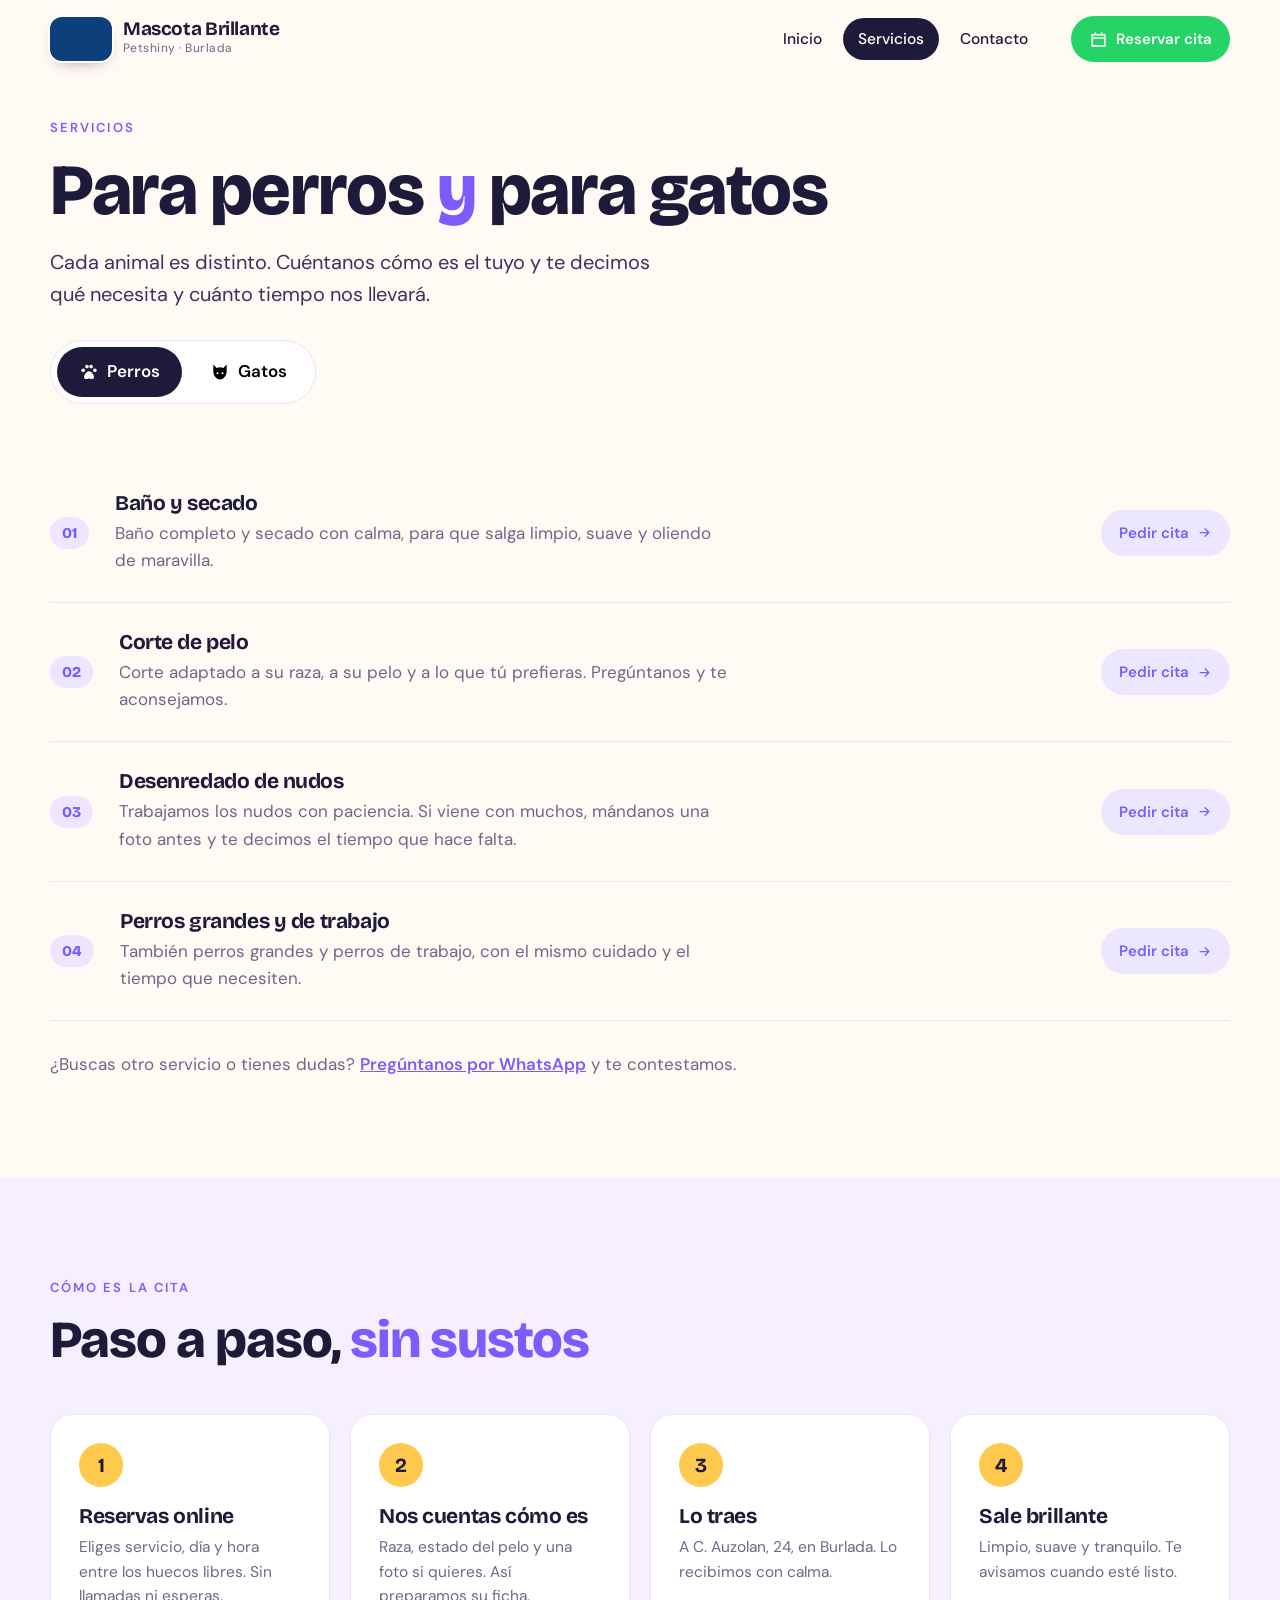
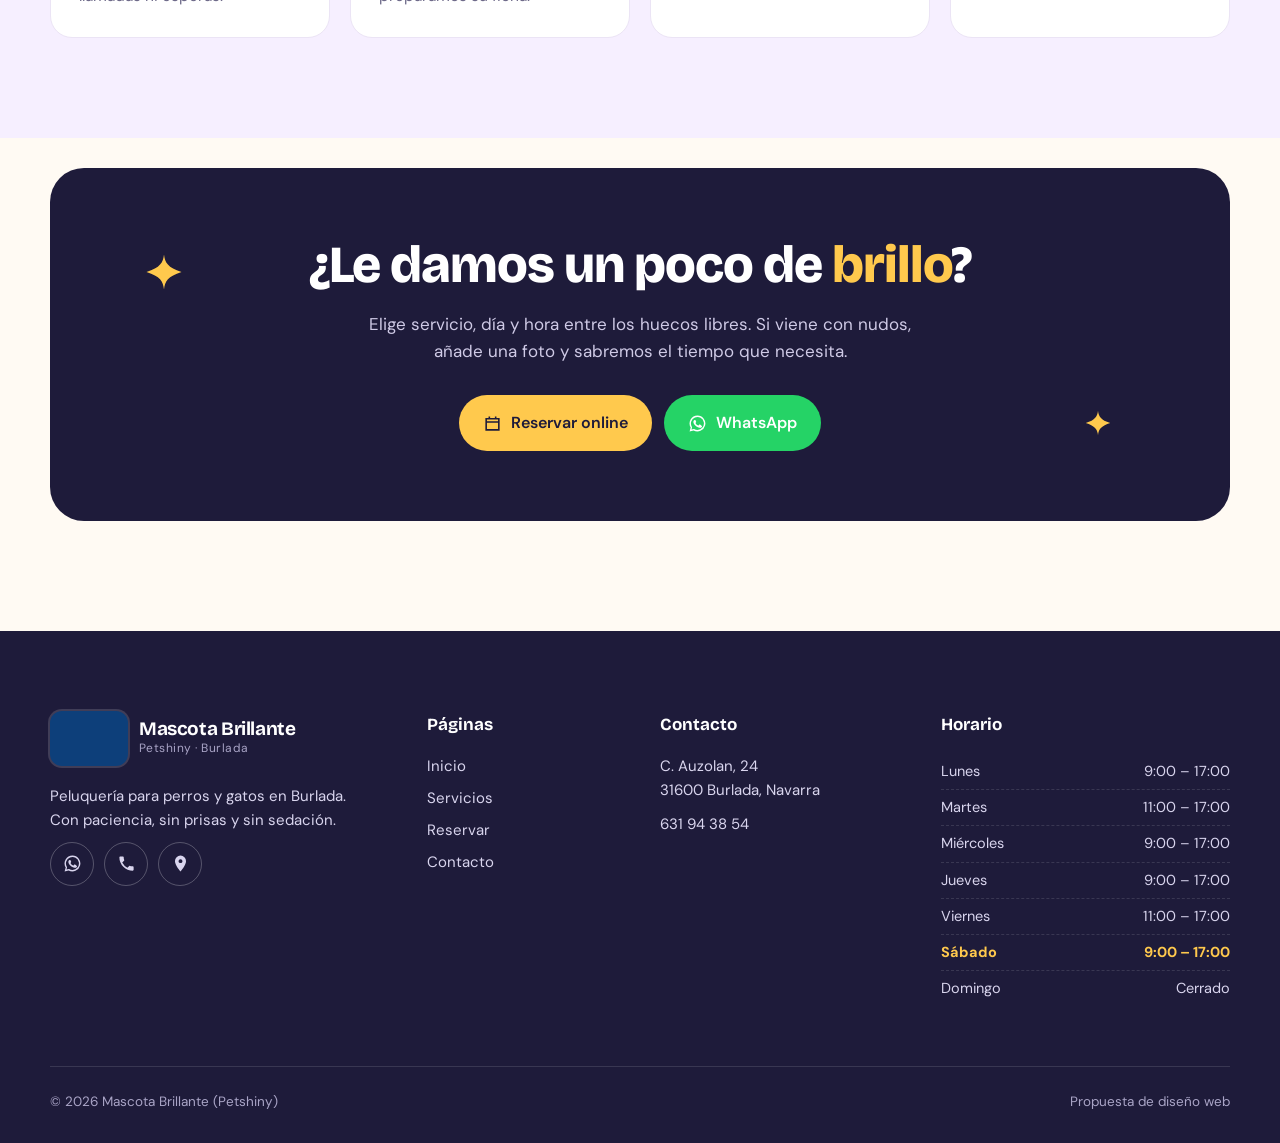
<file: servicios.html>
<!doctype html><html lang="es"><head><meta charset="utf-8"><meta name="viewport" content="width=device-width,initial-scale=1">
<title>Servicios · Mascota Brillante, peluquería canina y felina en Burlada</title><meta name="description" content="Baño, corte y desenredado para perros y gatos en Burlada. Gatos sin sedación.">
<meta property="og:type" content="website"><meta property="og:locale" content="es_ES"><meta property="og:site_name" content="Mascota Brillante"><meta property="og:title" content="Servicios · Mascota Brillante, peluquería canina y felina en Burlada"><meta property="og:description" content="Baño, corte y desenredado para perros y gatos en Burlada. Gatos sin sedación."><meta property="og:image" content="https://lh3.googleusercontent.com/gps-cs-s/ANWiy9SvFkrAGjdiUfdFHXs02rCbj0YhU0xrt611wxC3klWQuudnduUvCpmRJ77SYWqDT6XhC-UUaTSZYXKe7BWP1Ry__5ByhL50SR5XzU9WuEh4ixdQl_upLiA65rLxV3Dg8q1hPQp58akNQqlP=w1000-h1110-k-no"><meta name="twitter:card" content="summary_large_image"><meta name="theme-color" content="#7a5cff">
<script type="application/ld+json">{"@context": "https://schema.org", "@type": "LocalBusiness", "additionalType": "https://en.wikipedia.org/wiki/Pet_grooming", "name": "Mascota Brillante (Petshiny)", "description": "Peluquería para perros y gatos en Burlada. Gatos sin sedación.", "url": "https://miiguelcamus.github.io/petshiny-web/", "telephone": "+34 631 94 38 54", "image": "https://lh3.googleusercontent.com/gps-cs-s/ANWiy9SvFkrAGjdiUfdFHXs02rCbj0YhU0xrt611wxC3klWQuudnduUvCpmRJ77SYWqDT6XhC-UUaTSZYXKe7BWP1Ry__5ByhL50SR5XzU9WuEh4ixdQl_upLiA65rLxV3Dg8q1hPQp58akNQqlP=w1000-h1110-k-no", "address": {"@type": "PostalAddress", "streetAddress": "C. Auzolan, 24", "postalCode": "31600", "addressLocality": "Burlada", "addressRegion": "Navarra", "addressCountry": "ES"}, "geo": {"@type": "GeoCoordinates", "latitude": 42.8233371, "longitude": -1.612523}, "hasMap": "https://www.google.com/maps/search/?api=1&query=MASCOTA+BRILLANTE+PETSHINY+Burlada&query_place_id=ChIJZwD1Pn5iiSQRhCmAZ23Wtzg", "openingHoursSpecification": [{"@type": "OpeningHoursSpecification", "dayOfWeek": ["Monday", "Wednesday", "Thursday", "Saturday"], "opens": "09:00", "closes": "17:00"}, {"@type": "OpeningHoursSpecification", "dayOfWeek": ["Tuesday", "Friday"], "opens": "11:00", "closes": "17:00"}], "aggregateRating": {"@type": "AggregateRating", "ratingValue": "4.8", "reviewCount": "6"}}</script>
<link rel="preconnect" href="https://fonts.googleapis.com"><link rel="preconnect" href="https://fonts.gstatic.com" crossorigin>
<link href="https://fonts.googleapis.com/css2?family=Bricolage+Grotesque:opsz,wght@12..96,500;12..96,700;12..96,800&family=DM+Sans:opsz,wght@9..40,400;9..40,500;9..40,600&display=swap" rel="stylesheet">
<link rel="stylesheet" href="styles.css?v=1794485294"><link rel="icon" href="data:image/svg+xml,%3Csvg xmlns='http://www.w3.org/2000/svg' viewBox='0 0 24 24'%3E%3Cpath fill='%237a5cff' d='M12 1.5c.5 4.7 2.3 8 10.5 10.5-8.2 2.5-10 5.8-10.5 10.5C11.5 17.8 9.7 14.5 1.5 12 9.7 9.5 11.5 6.2 12 1.5z'/%3E%3C/svg%3E">
</head><body>
<header class="top"><div class="wrap tin">
<a class="logo" href="index.html?v=1794485294" aria-label="Mascota Brillante, inicio"><span class="lm lmi" aria-hidden="true"></span><span><b>Mascota Brillante</b><small>Petshiny · Burlada</small></span></a>
<nav class="nav"><a href="index.html?v=1794485294">Inicio</a><a href="servicios.html?v=1794485294" class=on aria-current=page>Servicios</a><a href="contacto.html?v=1794485294">Contacto</a></nav>
<a class="hcta" href="reservar.html?v=1794485294"><svg viewBox="0 0 24 24" aria-hidden="true"><path fill="none" stroke="currentColor" stroke-width="2" d="M4 6h16v14H4zM4 10h16M8 3v4M16 3v4"/></svg><span>Reservar cita</span></a>
<button class="burger" aria-label="Abrir menú" aria-expanded="false"><i></i><i></i></button>
</div></header>
<div class="mmenu" aria-hidden="true"><nav><a href="index.html?v=1794485294"><small>01</small>Inicio</a><a href="servicios.html?v=1794485294" class=on><small>02</small>Servicios</a><a href="reservar.html?v=1794485294"><small>03</small>Reservar</a><a href="contacto.html?v=1794485294"><small>04</small>Contacto</a></nav><div class="mfoot"><a class="sw wa" href="https://wa.me/34631943854" target="_blank" rel="noopener"><svg viewBox="0 0 24 24" aria-hidden="true"><path fill="currentColor" d="M12 2a10 10 0 0 0-8.6 15.1L2 22l5-1.3A10 10 0 1 0 12 2zm0 18.2c-1.5 0-3-.4-4.3-1.2l-.3-.2-3 .8.8-2.9-.2-.3A8.2 8.2 0 1 1 12 20.2zm4.5-6.1c-.2-.1-1.5-.7-1.7-.8-.2-.1-.4-.1-.6.1l-.8 1c-.1.2-.3.2-.5.1a6.7 6.7 0 0 1-3.3-2.9c-.3-.4.2-.4.7-1.4.1-.2 0-.3 0-.4l-.8-1.8c-.2-.5-.4-.4-.6-.4h-.5a1 1 0 0 0-.7.3c-.2.3-.9.9-.9 2.2s1 2.6 1.1 2.7c.1.2 1.9 2.9 4.6 4 1.7.7 2.4.8 3.2.7.5-.1 1.5-.6 1.8-1.2.2-.6.2-1.1.1-1.2l-.5-.3z"/></svg>WhatsApp</a><a class="sw tl" href="tel:+34631943854"><svg viewBox="0 0 24 24" aria-hidden="true"><path fill="currentColor" d="M6.6 10.8a15.1 15.1 0 0 0 6.6 6.6l2.2-2.2c.3-.3.7-.4 1-.2 1.1.4 2.3.6 3.6.6.6 0 1 .4 1 1V20c0 .6-.4 1-1 1A17 17 0 0 1 3 4c0-.6.4-1 1-1h3.5c.6 0 1 .4 1 1 0 1.3.2 2.5.6 3.6.1.3 0 .7-.2 1l-2.3 2.2z"/></svg>631 94 38 54</a></div></div>
<main>
<section class="ph"><div class="wrap"><p class="kick rv">Servicios</p><h1 class="rv">Para perros <em>y</em> para gatos</h1><p class="lead rv">Cada animal es distinto. Cuéntanos cómo es el tuyo y te decimos qué necesita y cuánto tiempo nos llevará.</p>
<div class="tabs rv" role="tablist"><button class="tb on" data-t="perros" role="tab" aria-selected="true"><svg viewBox="0 0 24 24" aria-hidden="true"><g fill="currentColor"><circle cx="5" cy="10" r="2.2"/><circle cx="9.5" cy="5.5" r="2.2"/><circle cx="14.5" cy="5.5" r="2.2"/><circle cx="19" cy="10" r="2.2"/><path d="M12 11c-3 0-6 4.5-6 7 0 1.7 1.3 2.5 3 2.5 1.3 0 2-.6 3-.6s1.7.6 3 .6c1.7 0 3-.8 3-2.5 0-2.5-3-7-6-7z"/></g></svg>Perros</button><button class="tb" data-t="gatos" role="tab" aria-selected="false"><svg viewBox="0 0 24 24" aria-hidden="true"><path fill="currentColor" d="M4 3l4 4.2a10 10 0 0 1 8 0L20 3v8.5c0 5-3.6 9.5-8 9.5s-8-4.5-8-9.5zm5 9.2a1.2 1.2 0 1 0 0 2.4 1.2 1.2 0 0 0 0-2.4zm6 0a1.2 1.2 0 1 0 0 2.4 1.2 1.2 0 0 0 0-2.4z"/></svg>Gatos</button></div></div></section>
<section class="sec tp"><div class="wrap">
 <div class="pane on" data-p="perros">
  <article class="sv rv"><span class="wn">01</span><div><h3>Baño y secado</h3><p>Baño completo y secado con calma, para que salga limpio, suave y oliendo de maravilla.</p></div><button class="ask" data-s="Baño y secado (perro)">Pedir cita <svg viewBox="0 0 24 24" aria-hidden="true"><path fill="none" stroke="currentColor" stroke-width="2" stroke-linecap="round" d="M5 12h14M13 6l6 6-6 6"/></svg></button></article>
  <article class="sv rv"><span class="wn">02</span><div><h3>Corte de pelo</h3><p>Corte adaptado a su raza, a su pelo y a lo que tú prefieras. Pregúntanos y te aconsejamos.</p></div><button class="ask" data-s="Corte de pelo (perro)">Pedir cita <svg viewBox="0 0 24 24" aria-hidden="true"><path fill="none" stroke="currentColor" stroke-width="2" stroke-linecap="round" d="M5 12h14M13 6l6 6-6 6"/></svg></button></article>
  <article class="sv rv"><span class="wn">03</span><div><h3>Desenredado de nudos</h3><p>Trabajamos los nudos con paciencia. Si viene con muchos, mándanos una foto antes y te decimos el tiempo que hace falta.</p></div><button class="ask" data-s="Desenredado de nudos (perro)">Pedir cita <svg viewBox="0 0 24 24" aria-hidden="true"><path fill="none" stroke="currentColor" stroke-width="2" stroke-linecap="round" d="M5 12h14M13 6l6 6-6 6"/></svg></button></article>
  <article class="sv rv"><span class="wn">04</span><div><h3>Perros grandes y de trabajo</h3><p>También perros grandes y perros de trabajo, con el mismo cuidado y el tiempo que necesiten.</p></div><button class="ask" data-s="Perro grande o de trabajo">Pedir cita <svg viewBox="0 0 24 24" aria-hidden="true"><path fill="none" stroke="currentColor" stroke-width="2" stroke-linecap="round" d="M5 12h14M13 6l6 6-6 6"/></svg></button></article>
 </div>
 <div class="pane" data-p="gatos">
  <div class="note rv"><svg viewBox="0 0 24 24" aria-hidden="true"><path fill="currentColor" d="M12 1.5c.5 4.7 2.3 8 10.5 10.5-8.2 2.5-10 5.8-10.5 10.5C11.5 17.8 9.7 14.5 1.5 12 9.7 9.5 11.5 6.2 12 1.5z"/></svg><p><b>Sin sedación.</b> Antes de plantear nada, probamos con calma cómo se porta tu gato. Muchos gatos se dejan hacer mucho más de lo que pensamos.</p></div>
  <article class="sv rv"><span class="wn">01</span><div><h3>Baño y secado</h3><p>Para gatos que lo necesitan, con mucho cuidado y respetando sus tiempos.</p></div><button class="ask" data-s="Baño y secado (gato)">Pedir cita <svg viewBox="0 0 24 24" aria-hidden="true"><path fill="none" stroke="currentColor" stroke-width="2" stroke-linecap="round" d="M5 12h14M13 6l6 6-6 6"/></svg></button></article>
  <article class="sv rv"><span class="wn">02</span><div><h3>Desenredado de pelo largo</h3><p>Maine Coon, persas y otros gatos de pelo largo con nudos. Sin sedación y con paciencia.</p></div><button class="ask" data-s="Desenredado de pelo largo (gato)">Pedir cita <svg viewBox="0 0 24 24" aria-hidden="true"><path fill="none" stroke="currentColor" stroke-width="2" stroke-linecap="round" d="M5 12h14M13 6l6 6-6 6"/></svg></button></article>
  <article class="sv rv"><span class="wn">03</span><div><h3>Cepillado y mantenimiento</h3><p>Para que el pelo se mantenga sano y no vuelvan a salir nudos entre visita y visita.</p></div><button class="ask" data-s="Cepillado y mantenimiento (gato)">Pedir cita <svg viewBox="0 0 24 24" aria-hidden="true"><path fill="none" stroke="currentColor" stroke-width="2" stroke-linecap="round" d="M5 12h14M13 6l6 6-6 6"/></svg></button></article>
 </div>
 <p class="small rv">¿Buscas otro servicio o tienes dudas? <a href="https://wa.me/34631943854" target="_blank" rel="noopener">Pregúntanos por WhatsApp</a> y te contestamos.</p>
</div></section>
<section class="sec alt"><div class="wrap">
 <div class="sh rv"><p class="kick">Cómo es la cita</p><h2>Paso a paso, <em>sin sustos</em></h2></div>
 <ol class="steps">
  <li class="rv"><b>1</b><h3>Reservas online</h3><p>Eliges servicio, día y hora entre los huecos libres. Sin llamadas ni esperas.</p></li>
  <li class="rv"><b>2</b><h3>Nos cuentas cómo es</h3><p>Raza, estado del pelo y una foto si quieres. Así preparamos su ficha.</p></li>
  <li class="rv"><b>3</b><h3>Lo traes</h3><p>A C. Auzolan, 24, en Burlada. Lo recibimos con calma.</p></li>
  <li class="rv"><b>4</b><h3>Sale brillante</h3><p>Limpio, suave y tranquilo. Te avisamos cuando esté listo.</p></li>
 </ol>
</div></section>
<section class="cta"><div class="wrap ci rv"><span class="sp s1"><svg viewBox="0 0 24 24" aria-hidden="true"><path fill="currentColor" d="M12 1.5c.5 4.7 2.3 8 10.5 10.5-8.2 2.5-10 5.8-10.5 10.5C11.5 17.8 9.7 14.5 1.5 12 9.7 9.5 11.5 6.2 12 1.5z"/></svg></span><span class="sp s2"><svg viewBox="0 0 24 24" aria-hidden="true"><path fill="currentColor" d="M12 1.5c.5 4.7 2.3 8 10.5 10.5-8.2 2.5-10 5.8-10.5 10.5C11.5 17.8 9.7 14.5 1.5 12 9.7 9.5 11.5 6.2 12 1.5z"/></svg></span>
<h2>¿Le damos un poco de <em>brillo</em>?</h2><p>Elige servicio, día y hora entre los huecos libres. Si viene con nudos, añade una foto y sabremos el tiempo que necesita.</p>
<div class="cb"><a class="btn sunb" href="reservar.html?v=1794485294"><svg viewBox="0 0 24 24" aria-hidden="true"><path fill="none" stroke="currentColor" stroke-width="2" d="M4 6h16v14H4zM4 10h16M8 3v4M16 3v4"/></svg>Reservar online</a><a class="btn pri sw wa" href="https://wa.me/34631943854" target="_blank" rel="noopener"><svg viewBox="0 0 24 24" aria-hidden="true"><path fill="currentColor" d="M12 2a10 10 0 0 0-8.6 15.1L2 22l5-1.3A10 10 0 1 0 12 2zm0 18.2c-1.5 0-3-.4-4.3-1.2l-.3-.2-3 .8.8-2.9-.2-.3A8.2 8.2 0 1 1 12 20.2zm4.5-6.1c-.2-.1-1.5-.7-1.7-.8-.2-.1-.4-.1-.6.1l-.8 1c-.1.2-.3.2-.5.1a6.7 6.7 0 0 1-3.3-2.9c-.3-.4.2-.4.7-1.4.1-.2 0-.3 0-.4l-.8-1.8c-.2-.5-.4-.4-.6-.4h-.5a1 1 0 0 0-.7.3c-.2.3-.9.9-.9 2.2s1 2.6 1.1 2.7c.1.2 1.9 2.9 4.6 4 1.7.7 2.4.8 3.2.7.5-.1 1.5-.6 1.8-1.2.2-.6.2-1.1.1-1.2l-.5-.3z"/></svg>WhatsApp</a></div></div></section></main>
<footer class="ft"><div class="wrap fg">
<div><a class="logo lt" href="index.html?v=1794485294"><span class="lm lmi" aria-hidden="true"></span><span><b>Mascota Brillante</b><small>Petshiny · Burlada</small></span></a><p class="fd">Peluquería para perros y gatos en Burlada. Con paciencia, sin prisas y sin sedación.</p>
<div class="soc"><a class="sw wa" href="https://wa.me/34631943854" target="_blank" rel="noopener" aria-label="WhatsApp"><svg viewBox="0 0 24 24" aria-hidden="true"><path fill="currentColor" d="M12 2a10 10 0 0 0-8.6 15.1L2 22l5-1.3A10 10 0 1 0 12 2zm0 18.2c-1.5 0-3-.4-4.3-1.2l-.3-.2-3 .8.8-2.9-.2-.3A8.2 8.2 0 1 1 12 20.2zm4.5-6.1c-.2-.1-1.5-.7-1.7-.8-.2-.1-.4-.1-.6.1l-.8 1c-.1.2-.3.2-.5.1a6.7 6.7 0 0 1-3.3-2.9c-.3-.4.2-.4.7-1.4.1-.2 0-.3 0-.4l-.8-1.8c-.2-.5-.4-.4-.6-.4h-.5a1 1 0 0 0-.7.3c-.2.3-.9.9-.9 2.2s1 2.6 1.1 2.7c.1.2 1.9 2.9 4.6 4 1.7.7 2.4.8 3.2.7.5-.1 1.5-.6 1.8-1.2.2-.6.2-1.1.1-1.2l-.5-.3z"/></svg></a><a class="sw tl" href="tel:+34631943854" aria-label="Llamar"><svg viewBox="0 0 24 24" aria-hidden="true"><path fill="currentColor" d="M6.6 10.8a15.1 15.1 0 0 0 6.6 6.6l2.2-2.2c.3-.3.7-.4 1-.2 1.1.4 2.3.6 3.6.6.6 0 1 .4 1 1V20c0 .6-.4 1-1 1A17 17 0 0 1 3 4c0-.6.4-1 1-1h3.5c.6 0 1 .4 1 1 0 1.3.2 2.5.6 3.6.1.3 0 .7-.2 1l-2.3 2.2z"/></svg></a><a class="sw mp" href="https://www.google.com/maps/search/?api=1&query=MASCOTA+BRILLANTE+PETSHINY+Burlada&query_place_id=ChIJZwD1Pn5iiSQRhCmAZ23Wtzg" target="_blank" rel="noopener" aria-label="Google Maps"><svg viewBox="0 0 24 24" aria-hidden="true"><path fill="currentColor" d="M12 2a7 7 0 0 0-7 7c0 5.2 7 13 7 13s7-7.8 7-13a7 7 0 0 0-7-7zm0 9.5A2.5 2.5 0 1 1 12 6.5a2.5 2.5 0 0 1 0 5z"/></svg></a></div></div>
<div><h4>Páginas</h4><nav class="fn"><a href="index.html?v=1794485294">Inicio</a><a href="servicios.html?v=1794485294">Servicios</a><a href="reservar.html?v=1794485294">Reservar</a><a href="contacto.html?v=1794485294">Contacto</a></nav></div>
<div><h4>Contacto</h4><p>C. Auzolan, 24<br>31600 Burlada, Navarra</p><p><a href="tel:+34631943854">631 94 38 54</a></p></div>
<div><h4>Horario</h4><ul class="hours"><li data-d="1"><span>Lunes</span><span>9:00 – 17:00</span></li><li data-d="2"><span>Martes</span><span>11:00 – 17:00</span></li><li data-d="3"><span>Miércoles</span><span>9:00 – 17:00</span></li><li data-d="4"><span>Jueves</span><span>9:00 – 17:00</span></li><li data-d="5"><span>Viernes</span><span>11:00 – 17:00</span></li><li data-d="6"><span>Sábado</span><span>9:00 – 17:00</span></li><li data-d="0"><span>Domingo</span><span>Cerrado</span></li></ul></div>
</div><div class="wrap fb"><span>© 2026 Mascota Brillante (Petshiny)</span><span>Propuesta de diseño web</span></div></footer>
<script>window.PS_HOURS=[["9:00","17:00"],["11:00","17:00"],["9:00","17:00"],["9:00","17:00"],["11:00","17:00"],["9:00","17:00"],[null,null]];window.PS_WA="https://wa.me/34631943854";window.PS_API="https://script.google.com/macros/s/AKfycbzKix62dqsKBQRdZucKT0uvSKGZBq18RUKTm5wrvYGaTT1mG7uIVV2R6FPnAeFp3olE/exec";window.PS_ICO={paw:"<svg viewBox=\"0 0 24 24\" aria-hidden=\"true\"><g fill=\"currentColor\"><circle cx=\"5\" cy=\"10\" r=\"2.2\"/><circle cx=\"9.5\" cy=\"5.5\" r=\"2.2\"/><circle cx=\"14.5\" cy=\"5.5\" r=\"2.2\"/><circle cx=\"19\" cy=\"10\" r=\"2.2\"/><path d=\"M12 11c-3 0-6 4.5-6 7 0 1.7 1.3 2.5 3 2.5 1.3 0 2-.6 3-.6s1.7.6 3 .6c1.7 0 3-.8 3-2.5 0-2.5-3-7-6-7z\"/></g></svg>",cat:"<svg viewBox=\"0 0 24 24\" aria-hidden=\"true\"><path fill=\"currentColor\" d=\"M4 3l4 4.2a10 10 0 0 1 8 0L20 3v8.5c0 5-3.6 9.5-8 9.5s-8-4.5-8-9.5zm5 9.2a1.2 1.2 0 1 0 0 2.4 1.2 1.2 0 0 0 0-2.4zm6 0a1.2 1.2 0 1 0 0 2.4 1.2 1.2 0 0 0 0-2.4z\"/></svg>",plus:"<svg viewBox=\"0 0 24 24\" aria-hidden=\"true\"><path fill=\"none\" stroke=\"currentColor\" stroke-width=\"2\" stroke-linecap=\"round\" d=\"M12 5v14M5 12h14\"/></svg>"};</script>
<script src="script.js?v=1794485294"></script></body></html>
</file>
<file: styles.css>
:root{--ink:#1e1b3a;--ink2:#38345e;--mut:#6c6888;--bg:#fffaf3;--bg2:#f6efff;--card:#fff;--line:#ebe4f5;--vio:#7a5cff;--vio2:#ece6ff;--sun:#ffc94d;--sun2:#fff3d1;--wa:#25d366;--r:22px;--ease:cubic-bezier(.2,.7,.2,1)}
*{box-sizing:border-box;margin:0;padding:0}
html{scroll-behavior:smooth}
body{font-family:"DM Sans",system-ui,sans-serif;background:var(--bg);color:var(--ink);line-height:1.6;font-size:17px;-webkit-font-smoothing:antialiased;overflow-x:hidden;transition:opacity .22s}
body.leaving{opacity:0}
img{max-width:100%;display:block}
a{color:inherit}
h1,h2,h3,.logo b{font-family:"Bricolage Grotesque",sans-serif;letter-spacing:-.02em;line-height:1.05}
h1{font-size:clamp(42px,7vw,84px);font-weight:800}
h2{font-size:clamp(32px,4.4vw,52px);font-weight:800}
h3{font-size:21px;font-weight:700}
em{font-style:normal;color:var(--vio);position:relative}
.wrap{width:min(1180px,100% - 40px);margin:0 auto}
.kick{font-size:13px;font-weight:600;letter-spacing:.16em;text-transform:uppercase;color:var(--vio);margin-bottom:14px}
.lead{font-size:clamp(17px,1.6vw,20px);color:var(--ink2);max-width:600px}
svg{width:1em;height:1em;flex:none}

/* header */
.top{position:sticky;top:0;z-index:50;transition:background .3s,box-shadow .3s}
.top.sc{background:rgba(255,250,243,.88);backdrop-filter:blur(14px);box-shadow:0 1px 0 var(--line)}
.tin{display:flex;align-items:center;gap:28px;height:78px}
.logo{display:flex;align-items:center;gap:11px;text-decoration:none}
.lm{width:42px;height:42px;border-radius:14px;background:var(--ink);color:var(--sun);display:grid;place-items:center;font-size:22px;transition:transform .5s var(--ease)}
.logo:hover .lm{transform:rotate(90deg)}
.logo b{display:block;font-size:19px}.logo small{display:block;font-size:12px;color:var(--mut);letter-spacing:.04em}
.nav{display:flex;gap:6px;margin-left:auto}
.nav a{text-decoration:none;font-weight:500;font-size:15.5px;padding:9px 15px;border-radius:99px;transition:background .2s}
.nav a:hover{background:var(--vio2)}.nav a.on{background:var(--ink);color:#fff}
.hcta{display:inline-flex;align-items:center;gap:8px;background:var(--wa);color:#fff;text-decoration:none;font-weight:600;padding:11px 18px;border-radius:99px;font-size:15px;transition:transform .2s,box-shadow .2s}
.hcta:hover{transform:translateY(-2px);box-shadow:0 10px 24px -10px rgba(37,211,102,.7)}
.hcta svg{font-size:19px}
.burger{display:none;margin-left:auto;width:46px;height:46px;border-radius:50%;border:0;background:var(--ink);cursor:pointer;position:relative;z-index:70}
.burger i{position:absolute;left:14px;right:14px;height:2px;background:#fff;border-radius:2px;transition:.35s var(--ease)}
.burger i:first-child{top:18px}.burger i:last-child{top:26px}
.menu-open .burger i:first-child{top:22px;transform:rotate(45deg)}.menu-open .burger i:last-child{top:22px;transform:rotate(-45deg)}
.mmenu{position:fixed;inset:0;z-index:60;background:var(--ink);color:#fff;clip-path:circle(0 at calc(100% - 43px) 39px);transition:clip-path .6s var(--ease);display:flex;flex-direction:column;justify-content:center;padding:90px 28px 40px;visibility:hidden}
.menu-open .mmenu{clip-path:circle(150% at calc(100% - 43px) 39px);visibility:visible}
.mmenu nav a{display:flex;align-items:baseline;gap:14px;text-decoration:none;font-family:"Bricolage Grotesque";font-weight:800;font-size:40px;padding:6px 0;opacity:0;transform:translateY(20px);transition:.5s var(--ease)}
.mmenu nav a small{font-size:14px;color:var(--sun);font-family:"DM Sans"}
.mmenu nav a.on{color:var(--sun)}
.menu-open .mmenu nav a{opacity:1;transform:none}
.menu-open .mmenu nav a:nth-child(2){transition-delay:.05s}.menu-open .mmenu nav a:nth-child(3){transition-delay:.1s}.menu-open .mmenu nav a:nth-child(4){transition-delay:.15s}
.mfoot{display:flex;gap:10px;margin-top:40px;flex-wrap:wrap}
.mfoot a{display:inline-flex;gap:8px;align-items:center;text-decoration:none;border:1px solid rgba(255,255,255,.25);padding:11px 16px;border-radius:99px;font-size:15px}

/* buttons */
.btn{display:inline-flex;align-items:center;gap:9px;font:inherit;font-weight:600;font-size:16px;text-decoration:none;padding:15px 24px;border-radius:99px;border:0;cursor:pointer;transition:transform .2s,box-shadow .2s,background .2s,color .2s}
.btn svg{font-size:19px}
.btn.pri{background:var(--ink);color:#fff}.btn.pri:hover{transform:translateY(-2px);box-shadow:0 14px 30px -12px rgba(30,27,58,.55)}
.btn.gh{background:transparent;color:var(--ink);box-shadow:inset 0 0 0 1.5px var(--ink)}.btn.gh:hover{background:var(--ink);color:#fff}
.btn.sunb{background:var(--sun);color:var(--ink)}.btn.sunb:hover{transform:translateY(-2px)}
.btn.wide{width:100%;justify-content:center}
.btn:disabled{opacity:.4;cursor:not-allowed;transform:none}

/* brand-colour hovers on social / contact */
.sw{transition:background .25s,color .25s,border-color .25s}
.sw.wa:hover{background:var(--wa)!important;color:#fff!important;border-color:var(--wa)!important}
.sw.tl:hover{background:var(--vio)!important;color:#fff!important;border-color:var(--vio)!important}
.sw.mp:hover{background:#ea4335!important;color:#fff!important;border-color:#ea4335!important}

/* hero */
.hero{padding:30px 0 60px;position:relative}
.hg{display:grid;grid-template-columns:1.1fr .9fr;gap:40px;align-items:center}
.open{display:inline-flex;align-items:center;gap:9px;font-size:14px;font-weight:600;background:#fff;border:1px solid var(--line);padding:7px 14px;border-radius:99px;margin-bottom:22px}
.open:before{content:"";width:9px;height:9px;border-radius:50%;background:#c9c4d8}
.open.is-open:before{background:#2fbf6a;box-shadow:0 0 0 4px rgba(47,191,106,.18)}
.open.sm{margin:0 0 14px}
.hero h1 .ln{display:block;overflow:hidden}
.hero h1 .ln{animation:up .9s var(--ease) both}
.hero h1 .ln:nth-child(2){animation-delay:.08s}.hero h1 .ln:nth-child(3){animation-delay:.16s}
@keyframes up{from{transform:translateY(40%);opacity:0}}
.hero h1 em:after{content:"";position:absolute;left:-2%;right:-2%;bottom:.08em;height:.22em;background:var(--sun);z-index:-1;border-radius:4px;transform-origin:left;animation:mark .8s .6s var(--ease) both}
@keyframes mark{from{transform:scaleX(0)}}
.hs{display:inline-block;color:var(--sun);font-size:.5em;vertical-align:top;margin-left:.1em;animation:tw 2.4s infinite}
@keyframes tw{50%{transform:scale(.6) rotate(45deg);opacity:.6}}
.hero .lead{margin:24px 0 30px}
.hb{display:flex;gap:12px;flex-wrap:wrap}
.rate{display:flex;align-items:center;gap:10px;margin-top:28px;font-size:15px;color:var(--mut)}
.rate b{font-family:"Bricolage Grotesque";font-size:26px;color:var(--ink)}
.stars{display:inline-flex;gap:2px;color:#f5b301}.stars svg{width:17px;height:17px}
.hv{position:relative;aspect-ratio:1/1;max-width:500px;justify-self:center;width:100%}
.blob{position:absolute;inset:8%;border-radius:42% 58% 55% 45%/48% 42% 58% 52%;background:radial-gradient(circle at 30% 30%,#b9a8ff,var(--vio) 60%,#5a3fe0);animation:morph 12s ease-in-out infinite}
@keyframes morph{50%{border-radius:58% 42% 45% 55%/40% 58% 42% 60%;transform:rotate(8deg)}}
.bubble{position:absolute;display:flex;align-items:center;gap:12px;background:#fff;padding:12px 18px 12px 12px;border-radius:20px;box-shadow:0 18px 40px -18px rgba(30,27,58,.45);animation:fl 6s ease-in-out infinite}
.bubble b{display:block;font-family:"Bricolage Grotesque";font-size:18px}.bubble small{font-size:13px;color:var(--mut)}
.bi{width:44px;height:44px;border-radius:14px;background:var(--sun2);color:#c98a00;display:grid;place-items:center;font-size:24px}
.bi.cat{background:var(--vio2);color:var(--vio)}
.b1{left:-4%;top:20%}.b2{right:-4%;bottom:18%;animation-delay:-3s}
@keyframes fl{50%{transform:translateY(-12px)}}
.ring{position:absolute;right:6%;top:4%;width:150px;height:150px;animation:spin 22s linear infinite}
.ring text{font-size:15.5px;font-weight:600;letter-spacing:.2em;fill:var(--ink)}
.rc{position:absolute;inset:0;display:grid;place-items:center;color:var(--sun);font-size:34px;animation:spin 22s linear infinite reverse}
@keyframes spin{to{transform:rotate(360deg)}}
.sp{position:absolute;color:var(--sun);animation:tw 3s infinite}
.f1{left:12%;bottom:8%;font-size:30px}.f2{left:48%;top:2%;font-size:22px;animation-delay:-1s}.f3{right:2%;top:50%;font-size:18px;animation-delay:-2s}

/* marquee */
.marq{background:var(--ink);color:#fff;padding:18px 0;overflow:hidden;transform:rotate(-1.2deg);margin:10px -10px}
.mt{display:flex;gap:28px;align-items:center;white-space:nowrap;width:max-content;animation:mq 32s linear infinite;font-family:"Bricolage Grotesque";font-weight:700;font-size:26px}
.mt i{color:var(--sun);display:grid}
@keyframes mq{to{transform:translateX(-50%)}}

/* sections */
.sec{padding:100px 0}.sec.alt{background:var(--bg2)}.sec.tp{padding-top:30px}
.sh{max-width:640px;margin-bottom:46px}
.why{display:grid;grid-template-columns:repeat(3,1fr);gap:20px}
.wc{background:var(--card);border:1px solid var(--line);border-radius:var(--r);padding:32px 28px;transition:transform .35s var(--ease),box-shadow .35s}
.wc:hover{transform:translateY(-6px);box-shadow:0 26px 50px -30px rgba(30,27,58,.5)}
.wn{font-family:"Bricolage Grotesque";font-weight:800;font-size:15px;color:var(--vio);background:var(--vio2);border-radius:99px;padding:4px 12px;display:inline-block;margin-bottom:22px}
.wc h3{margin-bottom:10px}.wc p{color:var(--mut)}
.revs{display:grid;grid-template-columns:1fr 1.25fr 1fr;gap:20px;align-items:start}
.rev{background:#fff;border-radius:var(--r);padding:30px;border:1px solid var(--line)}
.rev.big{background:var(--ink);color:#fff;border:0;transform:translateY(-14px)}
.rev blockquote{font-size:17.5px;margin:16px 0}
.rev.big blockquote{font-family:"Bricolage Grotesque";font-size:23px;line-height:1.3;font-weight:500}
.rev figcaption{font-size:13.5px;color:var(--mut)}.rev.big figcaption{color:#b9b4d6}
.rl{margin-top:34px;text-align:center}.rl a{display:inline-flex;gap:8px;align-items:center;font-weight:600;color:var(--vio)}
.vg{display:grid;grid-template-columns:1fr 1fr;gap:40px;align-items:center}
.addr{display:flex;gap:14px;font-size:19px;margin:26px 0;align-items:flex-start}.addr svg{color:var(--vio);font-size:26px;margin-top:2px}
.hcard{background:#fff;border:1px solid var(--line);border-radius:var(--r);padding:30px}
.hcard h3{margin-bottom:12px}
.hours{list-style:none}
.hours li{display:flex;justify-content:space-between;padding:9px 0;border-bottom:1px dashed var(--line);font-size:15.5px}
.hours li:last-child{border:0}
.hours li.today{font-weight:700;color:var(--vio)}

/* cta */
.cta{padding:30px 0 110px}
.ci{background:var(--ink);color:#fff;border-radius:34px;padding:70px 40px;text-align:center;position:relative;overflow:hidden}
.ci h2 em{color:var(--sun)}
.ci p{max-width:560px;margin:18px auto 30px;color:#cfcae6}
.cb{display:flex;gap:12px;justify-content:center;flex-wrap:wrap}
.ci .btn.pri{background:var(--wa)}.ci .btn.gh{color:#fff;box-shadow:inset 0 0 0 1.5px rgba(255,255,255,.4)}.ci .btn.gh:hover{background:#fff;color:var(--ink)}
.ci .s1{left:8%;top:22%;font-size:40px}.ci .s2{right:10%;bottom:20%;font-size:28px;animation-delay:-1.5s}

/* page head */
.ph{padding:40px 0 30px}.ph h1{margin-bottom:18px;font-size:clamp(40px,6vw,72px)}
.tabs{display:inline-flex;gap:6px;background:#fff;border:1px solid var(--line);padding:6px;border-radius:99px;margin-top:30px}
.tb{display:inline-flex;align-items:center;gap:8px;font:inherit;font-weight:600;border:0;background:none;padding:11px 22px;border-radius:99px;cursor:pointer;transition:.25s}
.tb svg{font-size:20px}.tb.on{background:var(--ink);color:#fff}
.pane{display:none}.pane.on{display:block;animation:fade .5s var(--ease)}
@keyframes fade{from{opacity:0;transform:translateY(10px)}}
.sv{display:grid;grid-template-columns:auto 1fr auto;gap:26px;align-items:center;padding:28px 0;border-bottom:1px solid var(--line)}
.sv .wn{margin:0}.sv p{color:var(--mut);margin-top:6px;max-width:620px}
.ask{display:inline-flex;align-items:center;gap:8px;font:inherit;font-weight:600;font-size:15px;background:var(--vio2);color:var(--vio);border:0;padding:11px 18px;border-radius:99px;cursor:pointer;transition:.25s;white-space:nowrap;text-decoration:none}
.ask:hover{background:var(--vio);color:#fff}
.note{display:flex;gap:14px;background:var(--sun2);border-radius:var(--r);padding:20px 24px;margin-bottom:10px;align-items:flex-start}
.note svg{color:#d99a00;font-size:24px;margin-top:2px}
.small{margin-top:30px;color:var(--mut)}.small a{color:var(--vio);font-weight:600}
.steps{list-style:none;display:grid;grid-template-columns:repeat(4,1fr);gap:20px;counter-reset:s}
.steps li{background:#fff;border-radius:var(--r);padding:28px;border:1px solid var(--line)}
.steps b{display:grid;place-items:center;width:44px;height:44px;border-radius:50%;background:var(--sun);font-family:"Bricolage Grotesque";font-size:20px;margin-bottom:18px}
.steps h3{margin-bottom:8px}.steps p{color:var(--mut);font-size:15.5px}

/* form */
.cg{display:grid;grid-template-columns:1.35fr .65fr;gap:30px;align-items:start}
.wform{background:#fff;border:1px solid var(--line);border-radius:28px;padding:36px;display:grid;gap:22px}
fieldset{border:0}legend{font-weight:600;margin-bottom:10px;font-size:15.5px}
.chips{display:flex;flex-wrap:wrap;gap:8px}
.chips label{cursor:pointer}.chips input{position:absolute;opacity:0;pointer-events:none}
.chips span{display:inline-flex;align-items:center;gap:7px;padding:10px 17px;border-radius:99px;border:1.5px solid var(--line);font-weight:500;font-size:15px;transition:.2s}
.chips span svg{font-size:19px}
.chips input:checked+span{background:var(--ink);color:#fff;border-color:var(--ink)}
.chips input:focus-visible+span{outline:3px solid var(--vio);outline-offset:2px}
.row2{display:grid;grid-template-columns:1fr 1fr;gap:16px}
.fl{display:grid;gap:7px}.fl span{font-weight:600;font-size:15.5px}
.fl input,.fl select,.fl textarea{font:inherit;font-size:16px;border:1.5px solid var(--line);border-radius:14px;padding:13px 15px;background:var(--bg);color:var(--ink);transition:border-color .2s;width:100%}
.fl input:focus,.fl select:focus,.fl textarea:focus{outline:0;border-color:var(--vio)}
.tip{display:flex;gap:10px;font-size:14.5px;color:var(--mut);align-items:flex-start}.tip svg{color:#d99a00;font-size:18px;margin-top:2px}
.side{display:grid;gap:20px;position:sticky;top:100px}
.cl{display:grid;gap:10px}
.cli{display:flex;gap:14px;align-items:center;background:#fff;border:1px solid var(--line);border-radius:18px;padding:16px 18px;text-decoration:none}
.cli>svg{font-size:24px;color:var(--vio)}
.cli:hover>svg{color:#fff}
.cli b{display:block}.cli small{color:var(--mut);font-size:13.5px}
.cli:hover small{color:rgba(255,255,255,.85)}
.mapw iframe{width:100%;height:420px;border:0;display:block;filter:saturate(.8)}

/* demo banner */
.demo{display:flex;gap:12px;align-items:flex-start;background:var(--vio2);border:1.5px dashed var(--vio);border-radius:18px;padding:14px 18px;font-size:15px;color:var(--ink2);margin-top:22px}
.demo svg{color:var(--vio);font-size:20px;margin-top:2px}
.tagx{display:inline-block;background:var(--sun);color:var(--ink);font-size:12px;font-weight:700;letter-spacing:.08em;text-transform:uppercase;padding:3px 9px;border-radius:99px;vertical-align:middle}

/* booking */
.bk{display:grid;grid-template-columns:minmax(0,1.4fr) minmax(0,.6fr);gap:26px;align-items:start}
.bkc{background:#fff;border:1px solid var(--line);border-radius:28px;padding:30px}
.bstep{padding:6px 0 24px;border-bottom:1px solid var(--line);margin-bottom:24px}
.bstep:last-child{border:0;margin:0;padding-bottom:0}
.bstep h3{display:flex;gap:10px;align-items:center;margin-bottom:16px;font-size:19px}
.bstep h3 i{font-style:normal;width:30px;height:30px;border-radius:50%;background:var(--sun);display:grid;place-items:center;font-size:15px}
.svc{display:grid;grid-template-columns:repeat(auto-fill,minmax(180px,1fr));gap:10px}
.svc button{font:inherit;text-align:left;background:var(--bg);border:1.5px solid var(--line);border-radius:16px;padding:14px 16px;cursor:pointer;transition:.2s}
.svc button b{display:block;font-size:15.5px}.svc button small{color:var(--mut);font-size:13px}
.svc button:hover{border-color:var(--vio)}
.svc button.on{background:var(--ink);color:#fff;border-color:var(--ink)}.svc button.on small{color:#c9c4e6}
.days{display:flex;gap:8px;overflow-x:auto;padding-bottom:6px;scrollbar-width:thin}
.days button{flex:none;font:inherit;width:74px;padding:12px 0;border-radius:16px;border:1.5px solid var(--line);background:var(--bg);cursor:pointer;text-align:center;transition:.2s}
.days button small{display:block;font-size:12px;color:var(--mut);text-transform:uppercase;letter-spacing:.06em}
.days button b{display:block;font-family:"Bricolage Grotesque";font-size:24px}
.days button:disabled{opacity:.35;cursor:not-allowed;text-decoration:line-through}
.days button.on{background:var(--ink);color:#fff;border-color:var(--ink)}.days button.on small{color:#c9c4e6}
.slots{display:grid;grid-template-columns:repeat(auto-fill,minmax(88px,1fr));gap:8px}
.slots button{font:inherit;font-weight:600;padding:11px 0;border-radius:12px;border:1.5px solid var(--line);background:#fff;cursor:pointer;transition:.2s}
.slots button:hover{border-color:var(--vio);color:var(--vio)}
.slots button.busy{background:repeating-linear-gradient(45deg,#f4f1f8,#f4f1f8 6px,#fff 6px,#fff 12px);color:#b7b2c9;cursor:not-allowed;text-decoration:line-through}
.slots button.on{background:var(--vio);color:#fff;border-color:var(--vio)}
.slots .empty{grid-column:1/-1;color:var(--mut)}
.legend{display:flex;gap:16px;font-size:13.5px;color:var(--mut);margin-top:12px}
.legend i{display:inline-block;width:14px;height:14px;border-radius:4px;border:1.5px solid var(--line);vertical-align:-2px;margin-right:6px}
.legend i.b{background:repeating-linear-gradient(45deg,#f4f1f8,#f4f1f8 3px,#fff 3px,#fff 6px)}
.sum{background:var(--ink);color:#fff;border-radius:28px;padding:28px;position:sticky;top:100px}
.sum h3{margin-bottom:16px}
.sum dl{display:grid;gap:12px;margin-bottom:22px}
.sum dt{font-size:12.5px;color:#a9a4c6;text-transform:uppercase;letter-spacing:.1em}
.sum dd{font-weight:600;font-size:16.5px}
.sum .btn{background:var(--sun);color:var(--ink)}
.cal{display:grid;gap:8px;margin-top:20px;font-size:14px;color:#cfcae6}
.okbox{display:none;text-align:center;padding:20px 0}
.okbox.on{display:block;animation:fade .5s var(--ease)}
.okbox .ic{width:70px;height:70px;border-radius:50%;background:var(--sun);color:var(--ink);display:grid;place-items:center;margin:0 auto 18px;font-size:34px}
.gcal{background:#fff;color:var(--ink);border-radius:18px;padding:16px;text-align:left;margin:20px 0;display:flex;gap:14px;align-items:center;border-left:6px solid var(--vio)}
.gcal b{display:block}.gcal small{color:var(--mut)}

/* clients */
.cbar{display:flex;gap:12px;flex-wrap:wrap;align-items:center;justify-content:space-between;margin-bottom:22px}
.search{flex:1;min-width:220px;max-width:420px;font:inherit;border:1.5px solid var(--line);border-radius:99px;padding:12px 18px;background:#fff}
.search:focus{outline:0;border-color:var(--vio)}
.cgrid{display:grid;grid-template-columns:repeat(auto-fill,minmax(250px,1fr));gap:18px}
.pc{background:#fff;border:1px solid var(--line);border-radius:24px;overflow:hidden;cursor:pointer;transition:transform .3s var(--ease),box-shadow .3s;text-align:left;font:inherit;color:inherit;padding:0}
.pc:hover{transform:translateY(-5px);box-shadow:0 24px 44px -28px rgba(30,27,58,.5)}
.pph{aspect-ratio:4/3;background:linear-gradient(135deg,var(--vio2),var(--sun2));display:grid;place-items:center;color:var(--vio);font-size:60px;position:relative;overflow:hidden}
.pph img{position:absolute;inset:0;width:100%;height:100%;object-fit:cover}
.pph .tagx{position:absolute;top:12px;left:12px}
.pcb{padding:18px 20px}
.pcb h3{font-size:20px}.pcb p{color:var(--mut);font-size:14.5px}
.pills{display:flex;gap:6px;flex-wrap:wrap;margin-top:10px}
.pills span{font-size:12.5px;font-weight:600;background:var(--bg2);color:var(--ink2);padding:4px 10px;border-radius:99px}
.newc{border:2px dashed var(--line);background:transparent;display:grid;place-items:center;min-height:300px;color:var(--mut);font-weight:600;gap:8px;align-content:center}
.newc svg{font-size:40px;color:var(--vio)}
.newc:hover{border-color:var(--vio);color:var(--vio)}
.modal{position:fixed;inset:0;z-index:80;background:rgba(30,27,58,.55);backdrop-filter:blur(6px);display:none;align-items:center;justify-content:center;padding:20px}
.modal.on{display:flex;animation:fade .3s}
.mbox{background:var(--bg);border-radius:28px;width:min(760px,100%);max-height:calc(100vh - 40px);overflow:auto;position:relative}
.mx{position:absolute;right:16px;top:16px;width:40px;height:40px;border-radius:50%;border:0;background:#fff;cursor:pointer;font-size:22px;z-index:2}
.fh{display:grid;grid-template-columns:240px 1fr;gap:0}
.fh .pph{aspect-ratio:auto;min-height:240px;border-radius:28px 0 0 0}
.fbody{padding:28px}
.fbody h2{font-size:34px}.fbody .own{color:var(--mut);margin:4px 0 14px}
.kv{display:grid;grid-template-columns:1fr 1fr;gap:12px 20px;padding:0 28px 10px}
.kv div{background:#fff;border:1px solid var(--line);border-radius:14px;padding:12px 14px}
.kv dt{font-size:12px;color:var(--mut);text-transform:uppercase;letter-spacing:.08em}.kv dd{font-weight:600}
.hist{padding:16px 28px 28px}
.hist h3{font-size:17px;margin-bottom:10px}
.hist li{list-style:none;display:flex;gap:12px;padding:10px 0;border-bottom:1px dashed var(--line);font-size:15px}
.hist li b{min-width:92px}
.upl{display:flex;gap:14px;align-items:center}
.upl .pv{width:84px;height:84px;border-radius:18px;background:var(--vio2);display:grid;place-items:center;color:var(--vio);font-size:30px;overflow:hidden;flex:none}
.upl .pv img{width:100%;height:100%;object-fit:cover}
.upl label.btn{cursor:pointer}
.upl input{display:none}

/* footer */
.ft{background:var(--ink);color:#d9d5ee;padding:80px 0 30px}
.fg{display:grid;grid-template-columns:1.4fr .8fr 1fr 1.2fr;gap:40px}
.ft h4{font-family:"Bricolage Grotesque";color:#fff;font-size:17px;margin-bottom:16px}
.ft .logo b{color:#fff}.ft .logo small{color:#a9a4c6}
.ft .lm{background:var(--sun);color:var(--ink)}
.fd{margin:18px 0;font-size:15px;max-width:300px}
.ft p{font-size:15px;margin-bottom:10px}
.ft a{text-decoration:none}
.fn{display:grid;gap:8px;font-size:15px}.fn a:hover{color:var(--sun)}
.soc{display:flex;gap:10px}
.soc a{width:44px;height:44px;border-radius:50%;border:1px solid rgba(255,255,255,.25);display:grid;place-items:center;font-size:19px}
.ft .hours li{border-color:rgba(255,255,255,.12);font-size:14.5px;padding:6px 0}
.ft .hours li.today{color:var(--sun)}
.fb{display:flex;justify-content:space-between;gap:20px;flex-wrap:wrap;margin-top:60px;padding-top:24px;border-top:1px solid rgba(255,255,255,.12);font-size:13.5px;color:#a9a4c6}

/* reveal */
.rv{opacity:0;transform:translateY(26px);transition:opacity .8s var(--ease),transform .8s var(--ease)}
.rv.in{opacity:1;transform:none}

@media(max-width:1000px){
 .nav,.hcta{display:none}.burger{display:block}
 .hg,.vg,.cg{grid-template-columns:1fr}.bk{grid-template-columns:minmax(0,1fr)}
 .hv{max-width:420px}
 .why,.revs{grid-template-columns:1fr}.rev.big{transform:none}
 .steps{grid-template-columns:1fr 1fr}
 .fg{grid-template-columns:1fr 1fr}
 .side,.sum{position:static}
}
@media(max-width:640px){
 body{font-size:16px}
 .wrap{width:calc(100% - 32px)}
 .tin{height:70px}
 .sec{padding:70px 0}
 .row2,.steps,.fg,.kv{grid-template-columns:1fr}
 .sv{grid-template-columns:1fr;gap:12px}
 .wform,.bkc{padding:22px}
 .ci{padding:50px 22px;border-radius:26px}
 .ring{width:110px;height:110px}
 .bubble{padding:9px 14px 9px 9px}.bubble b{font-size:16px}.bi{width:36px;height:36px;font-size:20px}
 .b1{left:0}.b2{right:0}
 .fh{grid-template-columns:1fr}.fh .pph{border-radius:28px 28px 0 0;min-height:200px}
 .marq .mt{font-size:21px}
}
@media(prefers-reduced-motion:reduce){*,*:before,*:after{animation:none!important;transition:none!important}.rv{opacity:1;transform:none}}
.ring svg{width:100%;height:100%;overflow:visible}
/* ---- v2: foto real, reseñas, la peluquería, FAQ ---- */
.blob.pb{overflow:hidden;inset:6%;background:var(--vio);box-shadow:0 40px 80px -40px rgba(58,36,170,.6),0 0 0 10px #fff,0 0 0 12px var(--vio2)}
.blob.pb img{width:100%;height:100%;object-fit:cover;object-position:50% 30%;transform:scale(1.12);animation:unmorph 12s ease-in-out infinite}
@keyframes unmorph{50%{transform:scale(1.12) rotate(-8deg)}}
.hv .bubble,.hv .ring{z-index:2}
a.rate{color:var(--mut);width:max-content;max-width:100%;padding:8px 14px 8px 8px;margin-left:-8px;border-radius:14px;transition:background .25s}
a.rate:hover{background:#fff}
.shl{color:var(--mut);margin-top:12px;font-size:17px}
.shl a{color:var(--vio);font-weight:600}
.revs{display:block;columns:3 300px;column-gap:20px}
.rev{break-inside:avoid;margin:0 0 20px;display:block;box-shadow:0 14px 34px -28px rgba(30,27,58,.5)}
.rev.big{transform:none}
.rh{display:flex;align-items:center;gap:12px;margin-bottom:14px}
.rh b{display:block;font-size:16px}
.rh small{display:block;font-size:13px;color:var(--mut)}
.rev.big .rh small{color:#b9b4d6}
.av{flex:none;width:42px;height:42px;border-radius:50%;display:grid;place-items:center;font:700 18px "Bricolage Grotesque";background:var(--vio2);color:var(--vio)}
.rev.big .av{background:var(--sun);color:var(--ink)}
.stars .off{display:inline-flex;gap:2px;color:#d9d3e8;font-style:normal}
.rev figcaption{display:flex;align-items:center;gap:6px}
.rev figcaption::before{content:"";width:14px;height:14px;border-radius:50%;background:conic-gradient(#ea4335 0 25%,#fbbc05 0 50%,#34a853 0 75%,#4285f4 0)}
.rl{display:flex;flex-wrap:wrap;gap:12px 28px;justify-content:center}
.ab{display:grid;grid-template-columns:.9fr 1.1fr;gap:64px;align-items:center}
.abp{position:relative;margin:0;border-radius:32px;overflow:hidden;aspect-ratio:4/4.6;box-shadow:0 40px 80px -50px rgba(30,27,58,.7)}
.abp img{width:100%;height:100%;object-fit:cover;object-position:50% 85%}
.abp figcaption{position:absolute;left:16px;bottom:16px;display:flex;align-items:center;gap:8px;background:rgba(255,255,255,.92);backdrop-filter:blur(8px);padding:10px 16px 10px 12px;border-radius:14px;font-weight:600;font-size:14.5px}
.abp figcaption svg{width:18px;height:18px;color:var(--vio)}
.abt>p{color:var(--ink2);font-size:17.5px;margin-top:18px}
.oq{margin:26px 0;padding:22px 26px;border-left:4px solid var(--sun);background:var(--sun2);border-radius:0 18px 18px 0;font:500 21px/1.35 "Bricolage Grotesque"}
.oq cite{display:block;margin-top:10px;font:500 13.5px "DM Sans";color:var(--mut);font-style:normal}
.ticks{list-style:none;padding:0;display:grid;gap:12px}
.ticks li{display:flex;gap:12px;align-items:flex-start;font-weight:500}
.ticks svg{flex:none;width:22px;height:22px;padding:4px;border-radius:50%;background:var(--vio);color:#fff;margin-top:1px}
.fq{display:grid;grid-template-columns:.8fr 1.2fr;gap:56px;align-items:start}
.faq{display:grid;gap:12px}
.faq details{background:#fff;border:1px solid var(--line);border-radius:18px;transition:box-shadow .3s}
.faq details[open]{box-shadow:0 18px 40px -30px rgba(30,27,58,.55)}
.faq summary{list-style:none;cursor:pointer;display:flex;justify-content:space-between;align-items:center;gap:16px;padding:20px 24px;font:700 18.5px "Bricolage Grotesque"}
.faq summary::-webkit-details-marker{display:none}
.faq summary i{flex:none;position:relative;width:30px;height:30px;border-radius:50%;background:var(--vio2)}
.faq summary i::before,.faq summary i::after{content:"";position:absolute;left:50%;top:50%;width:12px;height:2px;margin:-1px 0 0 -6px;background:var(--vio);border-radius:2px;transition:transform .3s var(--ease)}
.faq summary i::after{transform:rotate(90deg)}
.faq details[open] summary i::after{transform:rotate(0)}
.faq details p{padding:0 24px 22px;color:var(--ink2)}
.faq details a{color:var(--vio);font-weight:600}
.faq summary:focus-visible{outline:2px solid var(--vio);outline-offset:2px;border-radius:18px}
@media(max-width:1000px){.ab,.fq{grid-template-columns:1fr;gap:36px}.abp{max-width:520px;aspect-ratio:4/3.6}}
@media(max-width:640px){.revs{columns:1}.oq{font-size:18.5px;padding:18px 20px}.faq summary{font-size:17px;padding:18px}.faq details p{padding:0 18px 18px}.blob.pb{box-shadow:0 30px 60px -36px rgba(58,36,170,.6),0 0 0 7px #fff,0 0 0 9px var(--vio2)}}
@media(prefers-reduced-motion:reduce){.blob.pb img{animation:none}}
.hcta.on{box-shadow:0 0 0 3px #fff,0 0 0 5px var(--wa)}
.lm.lmi{width:62px;height:44px;border-radius:12px;background:#0d3f7a url("https://lh3.googleusercontent.com/gps-cs-s/ANWiy9SvFkrAGjdiUfdFHXs02rCbj0YhU0xrt611wxC3klWQuudnduUvCpmRJ77SYWqDT6XhC-UUaTSZYXKe7BWP1Ry__5ByhL50SR5XzU9WuEh4ixdQl_upLiA65rLxV3Dg8q1hPQp58akNQqlP=w700-h777-k-no") 1% 15%/196% auto no-repeat;box-shadow:0 0 0 2px #fff,0 6px 16px -8px rgba(30,27,58,.6)}
.logo:hover .lm.lmi{transform:rotate(-4deg) scale(1.06)}
.ft .lm.lmi{width:78px;height:55px;box-shadow:0 0 0 2px rgba(255,255,255,.15)}
@media(max-width:640px){.lm.lmi{width:54px;height:38px}}
</file>
